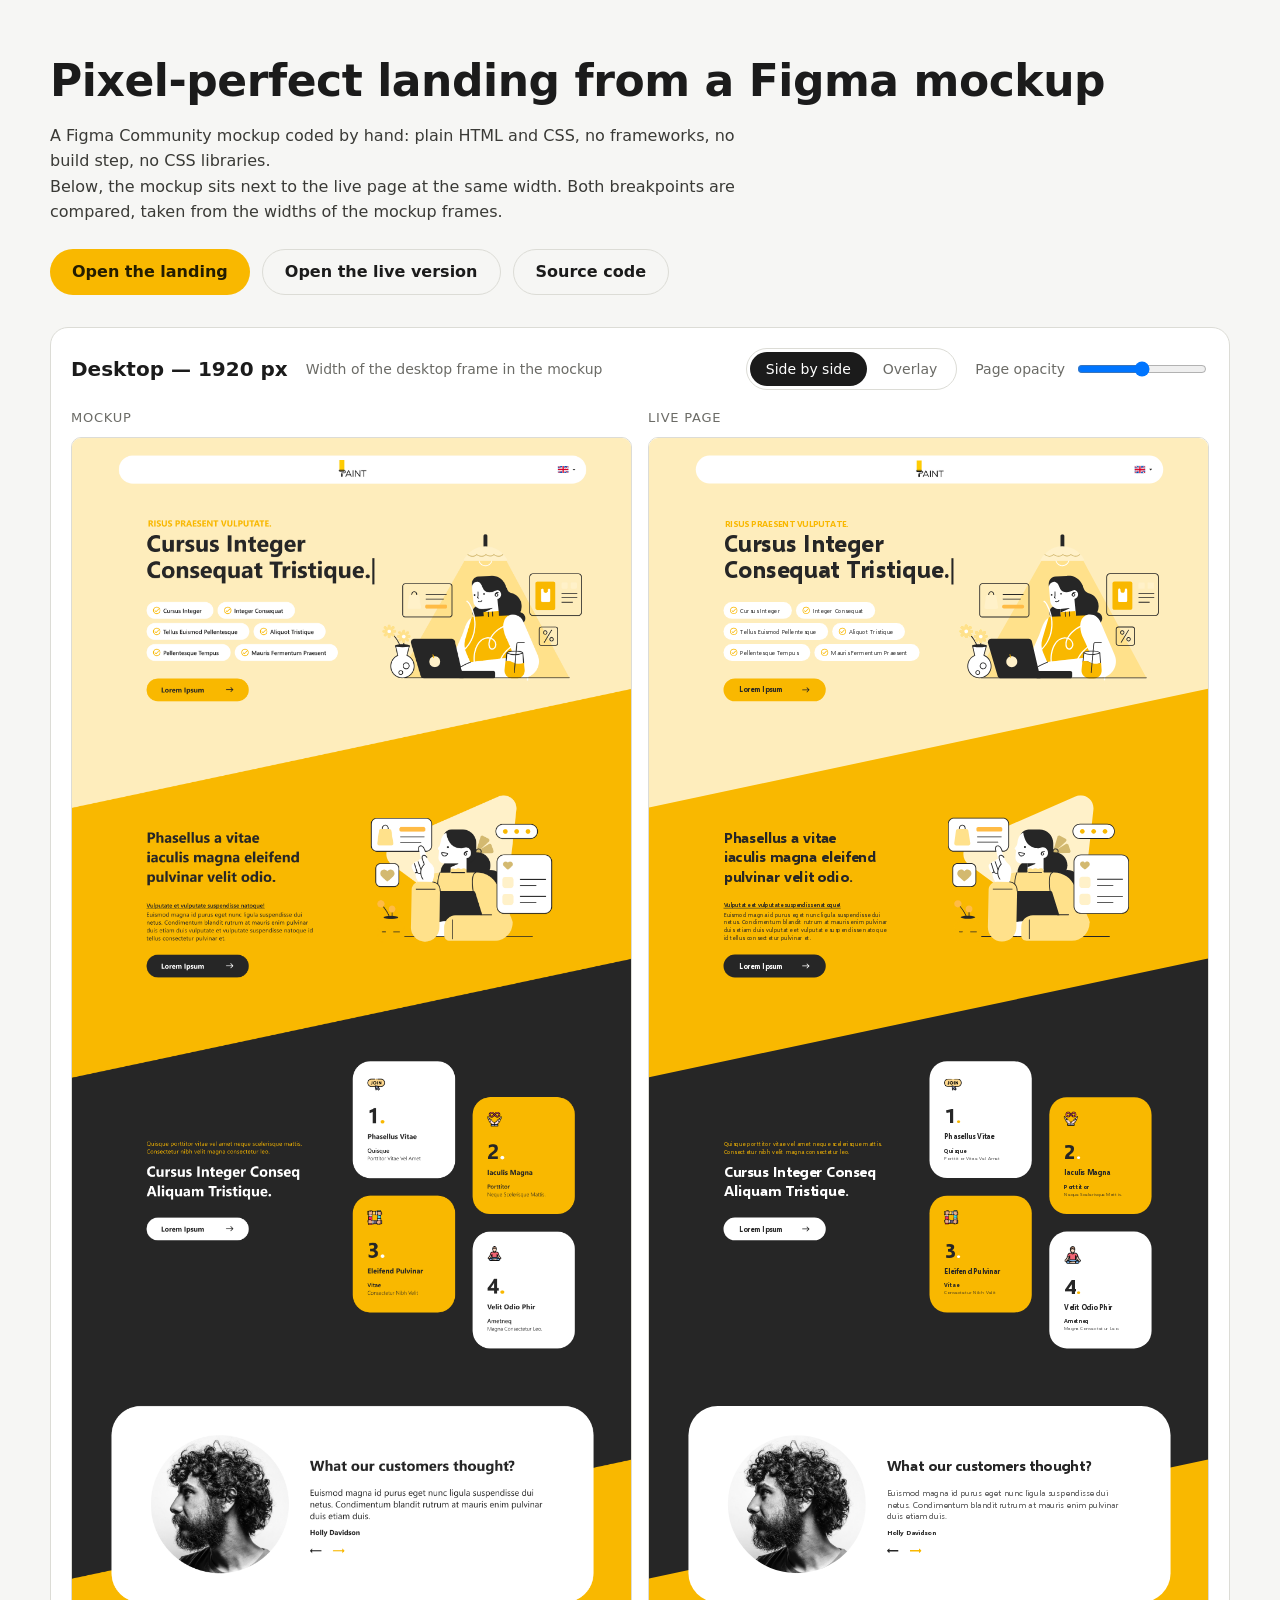
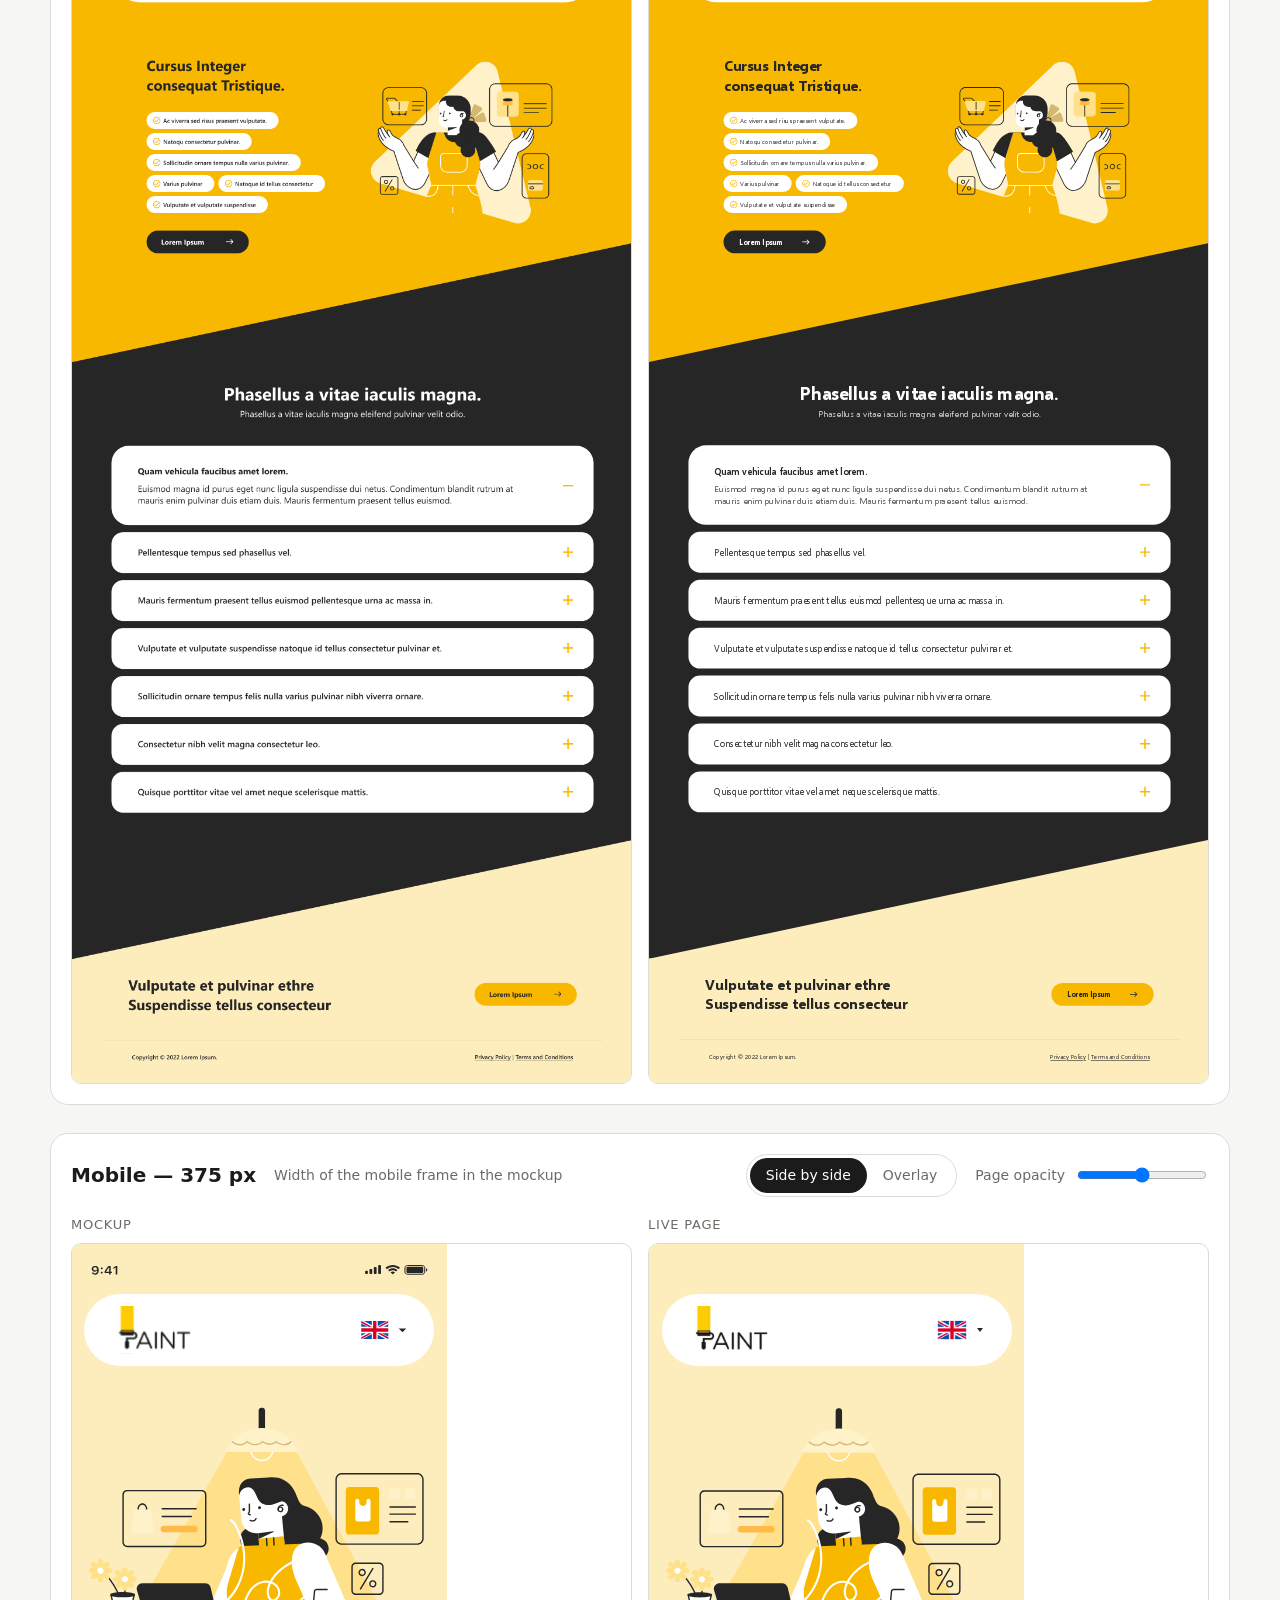
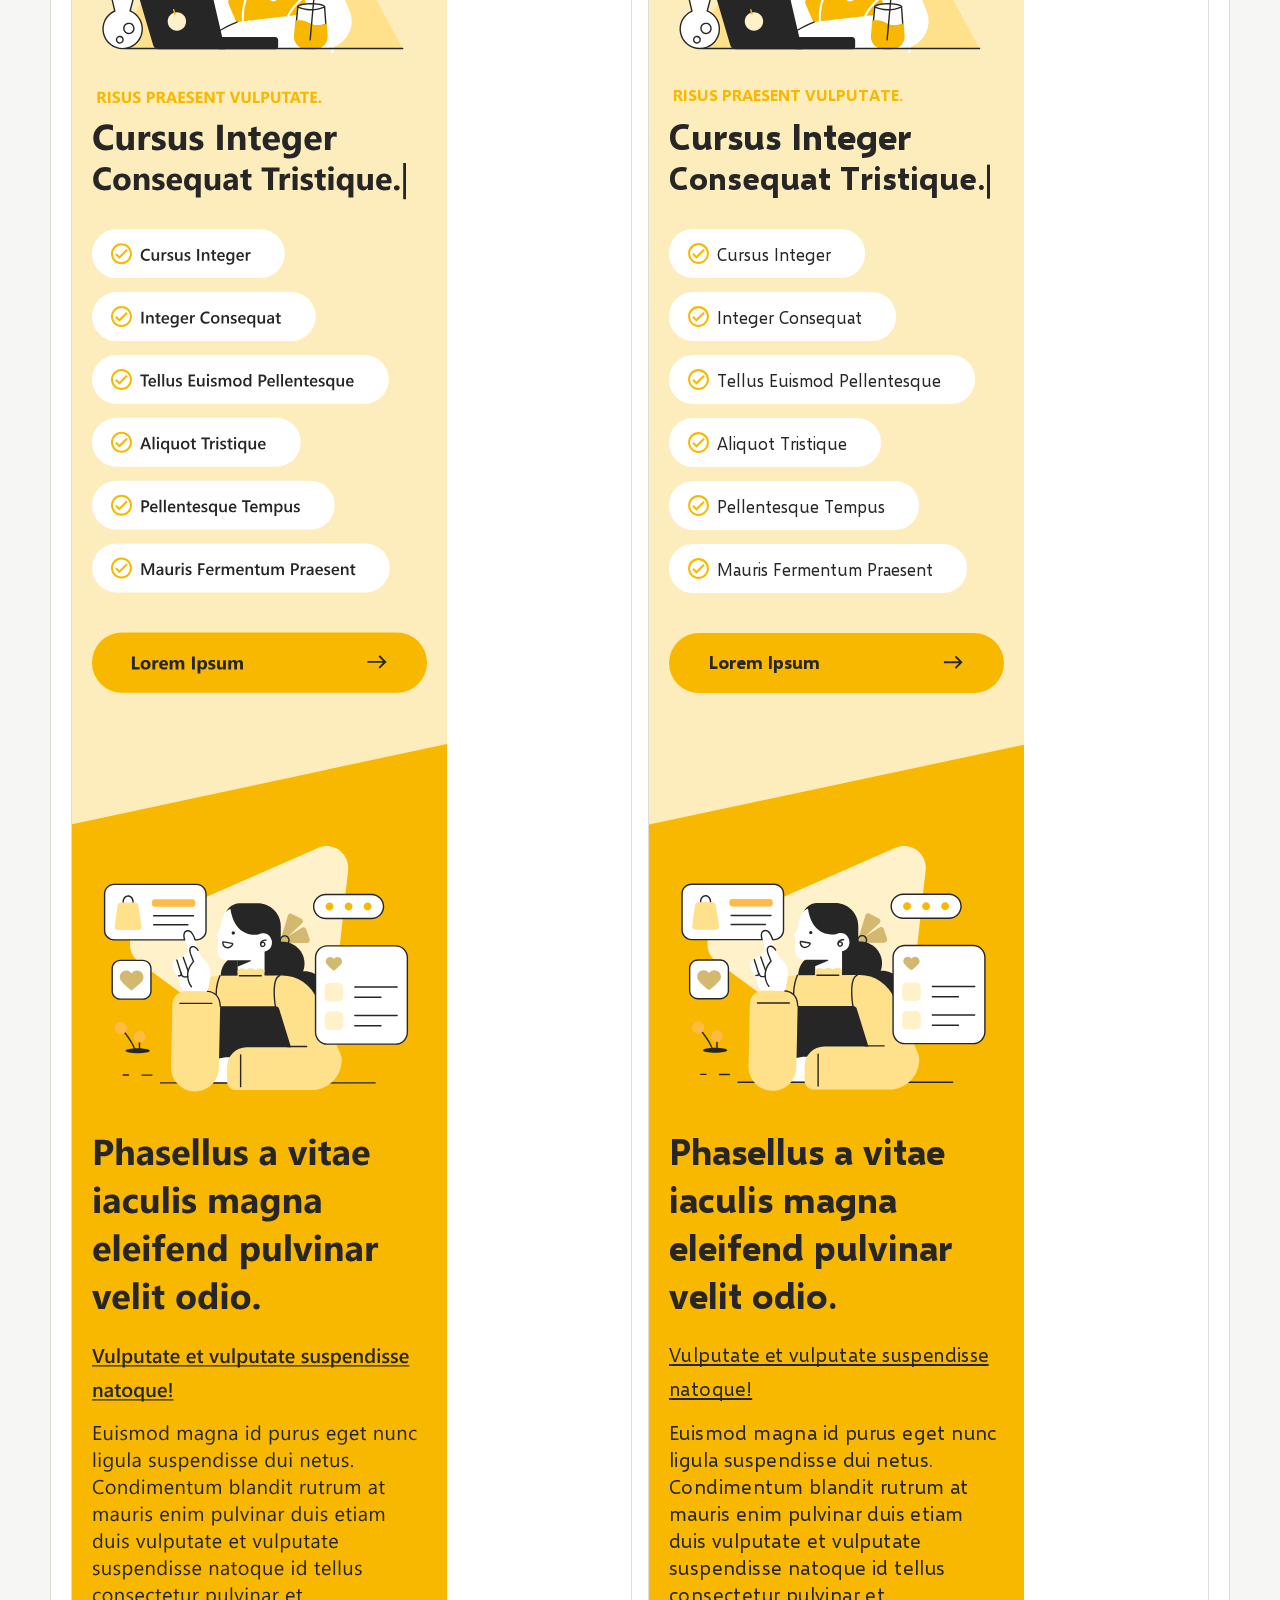
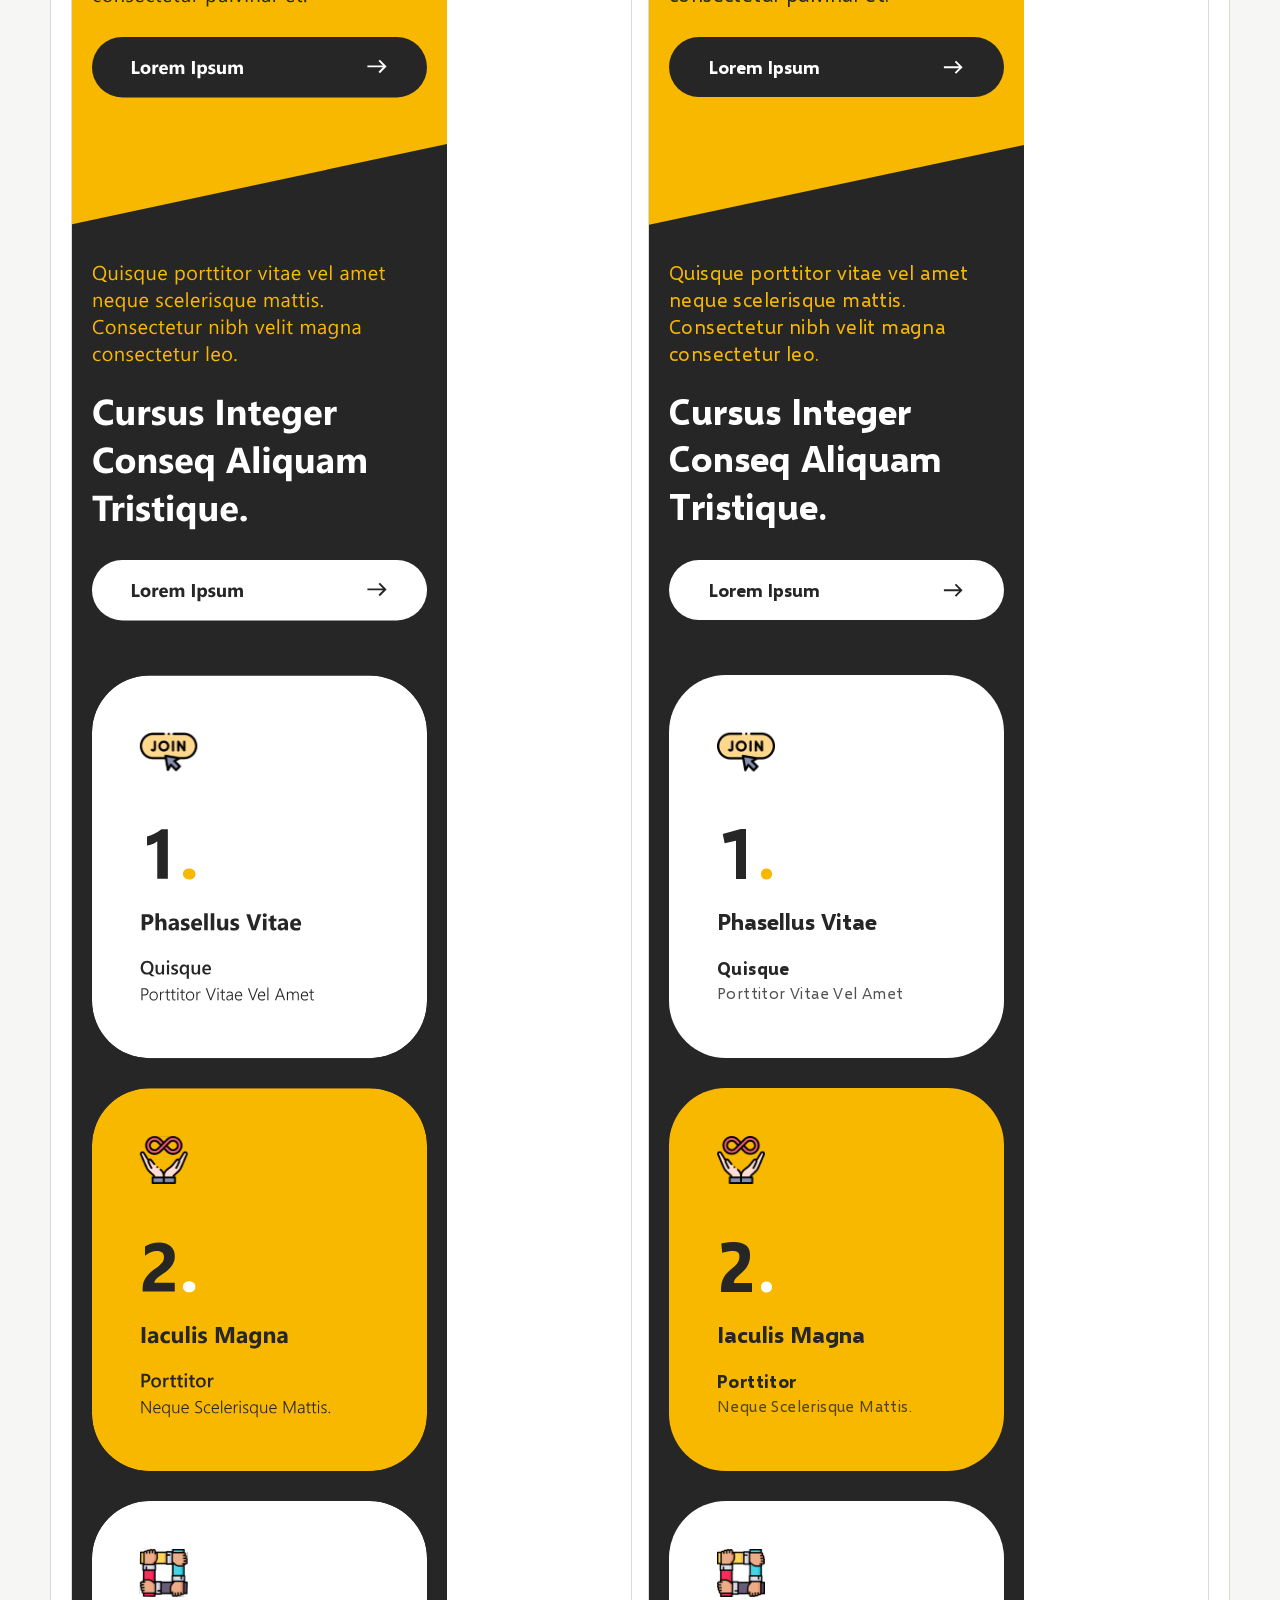
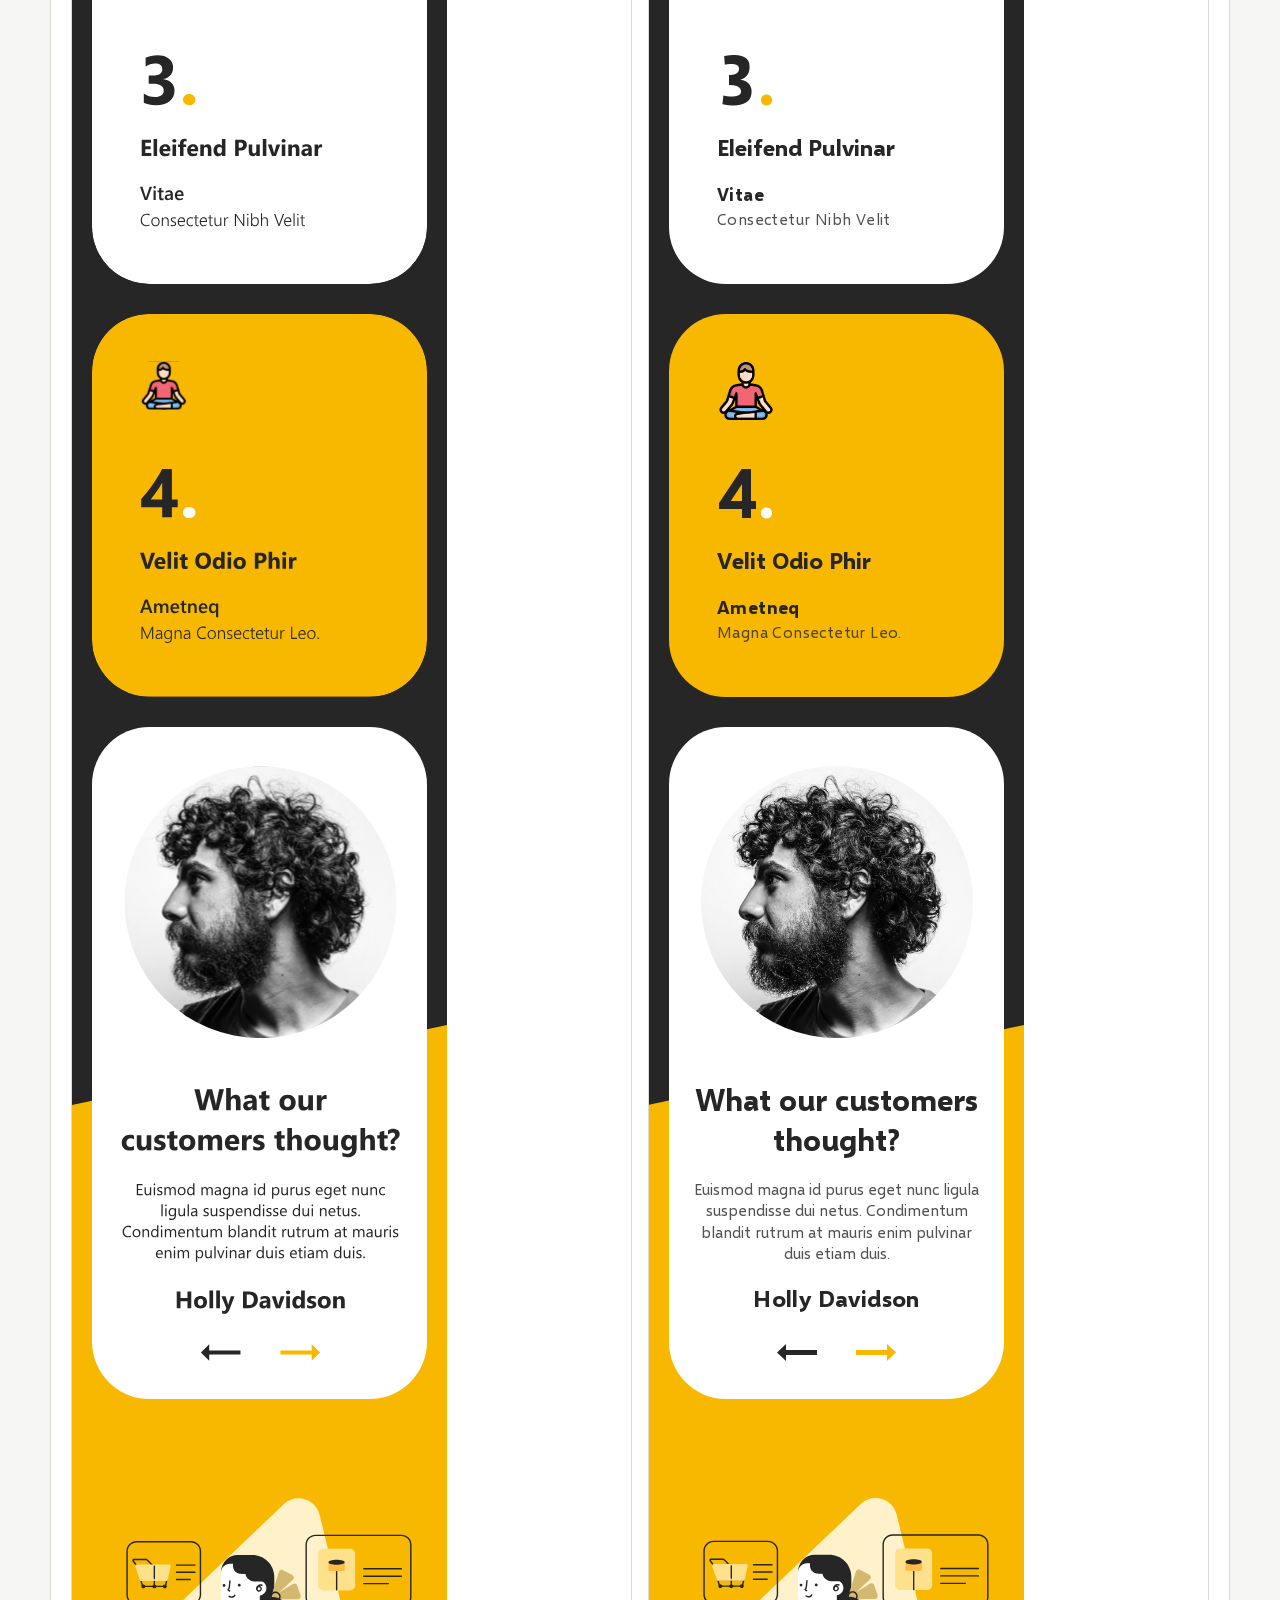
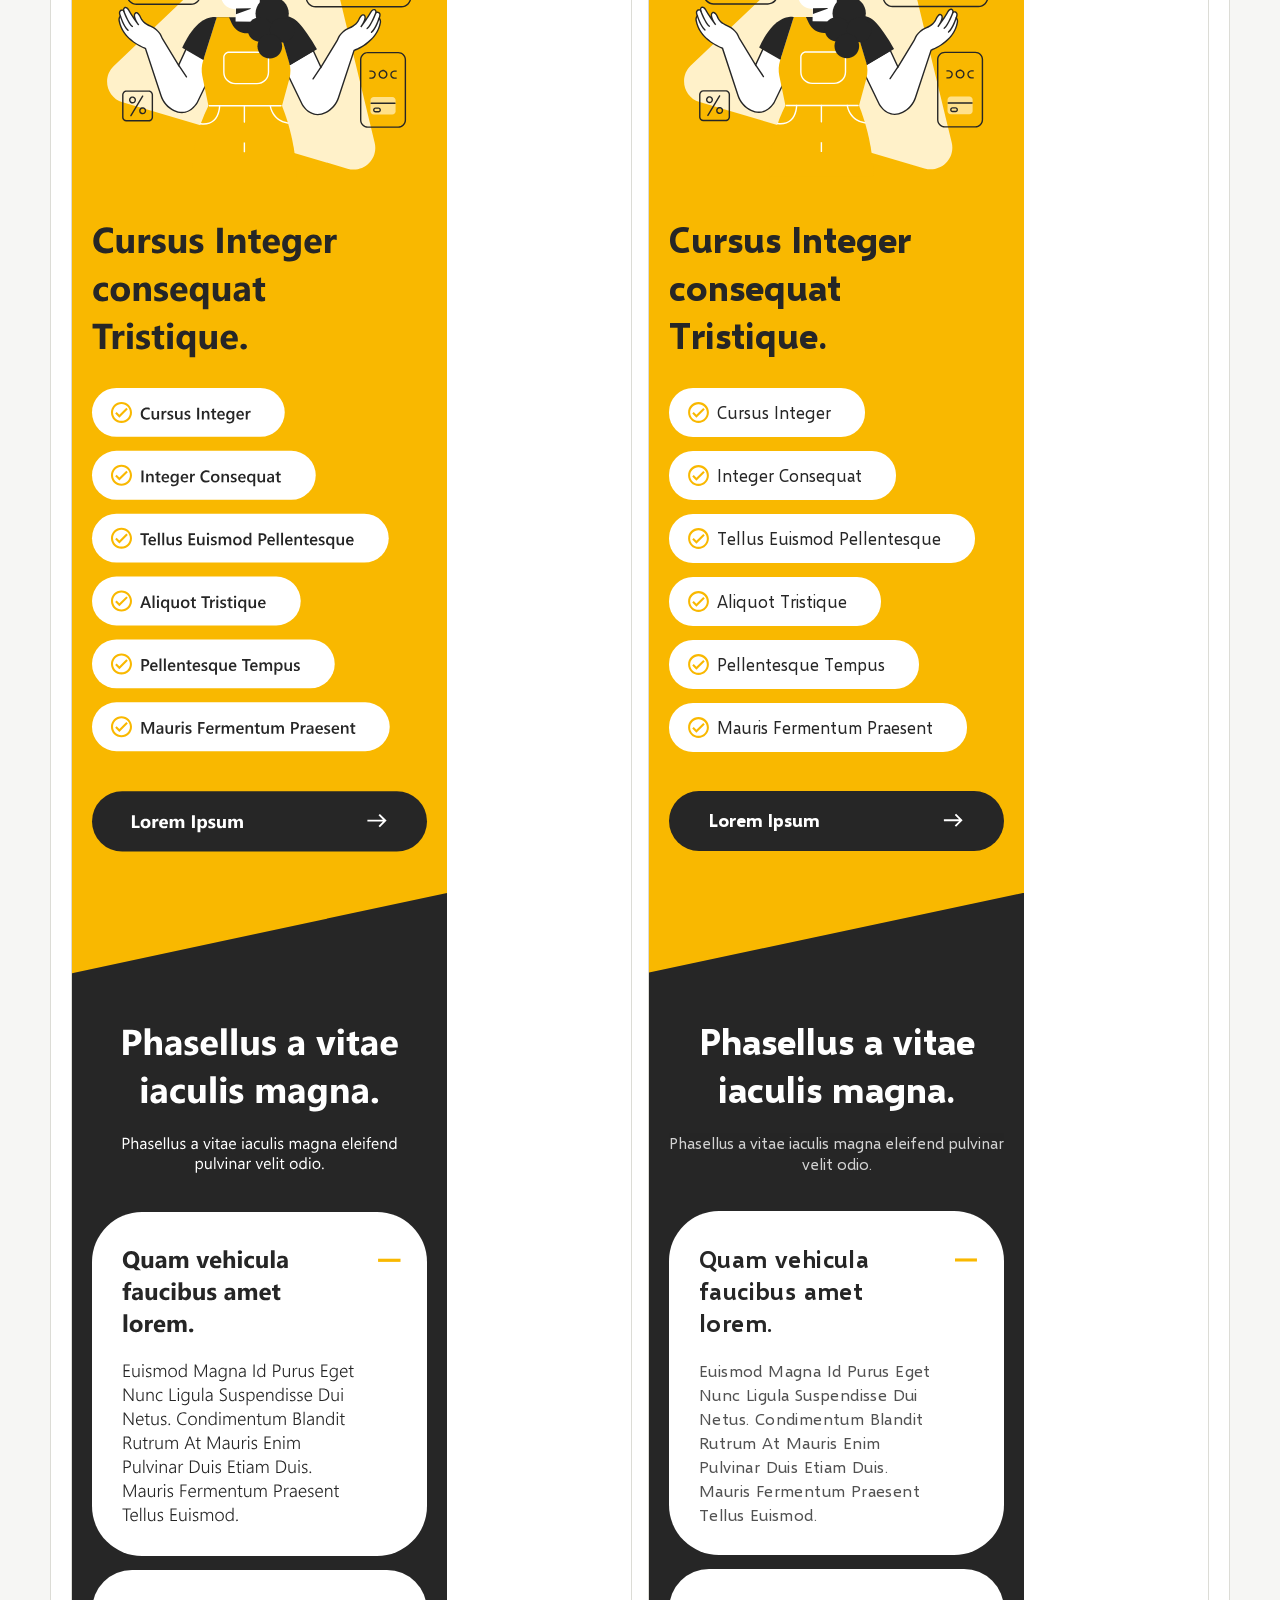
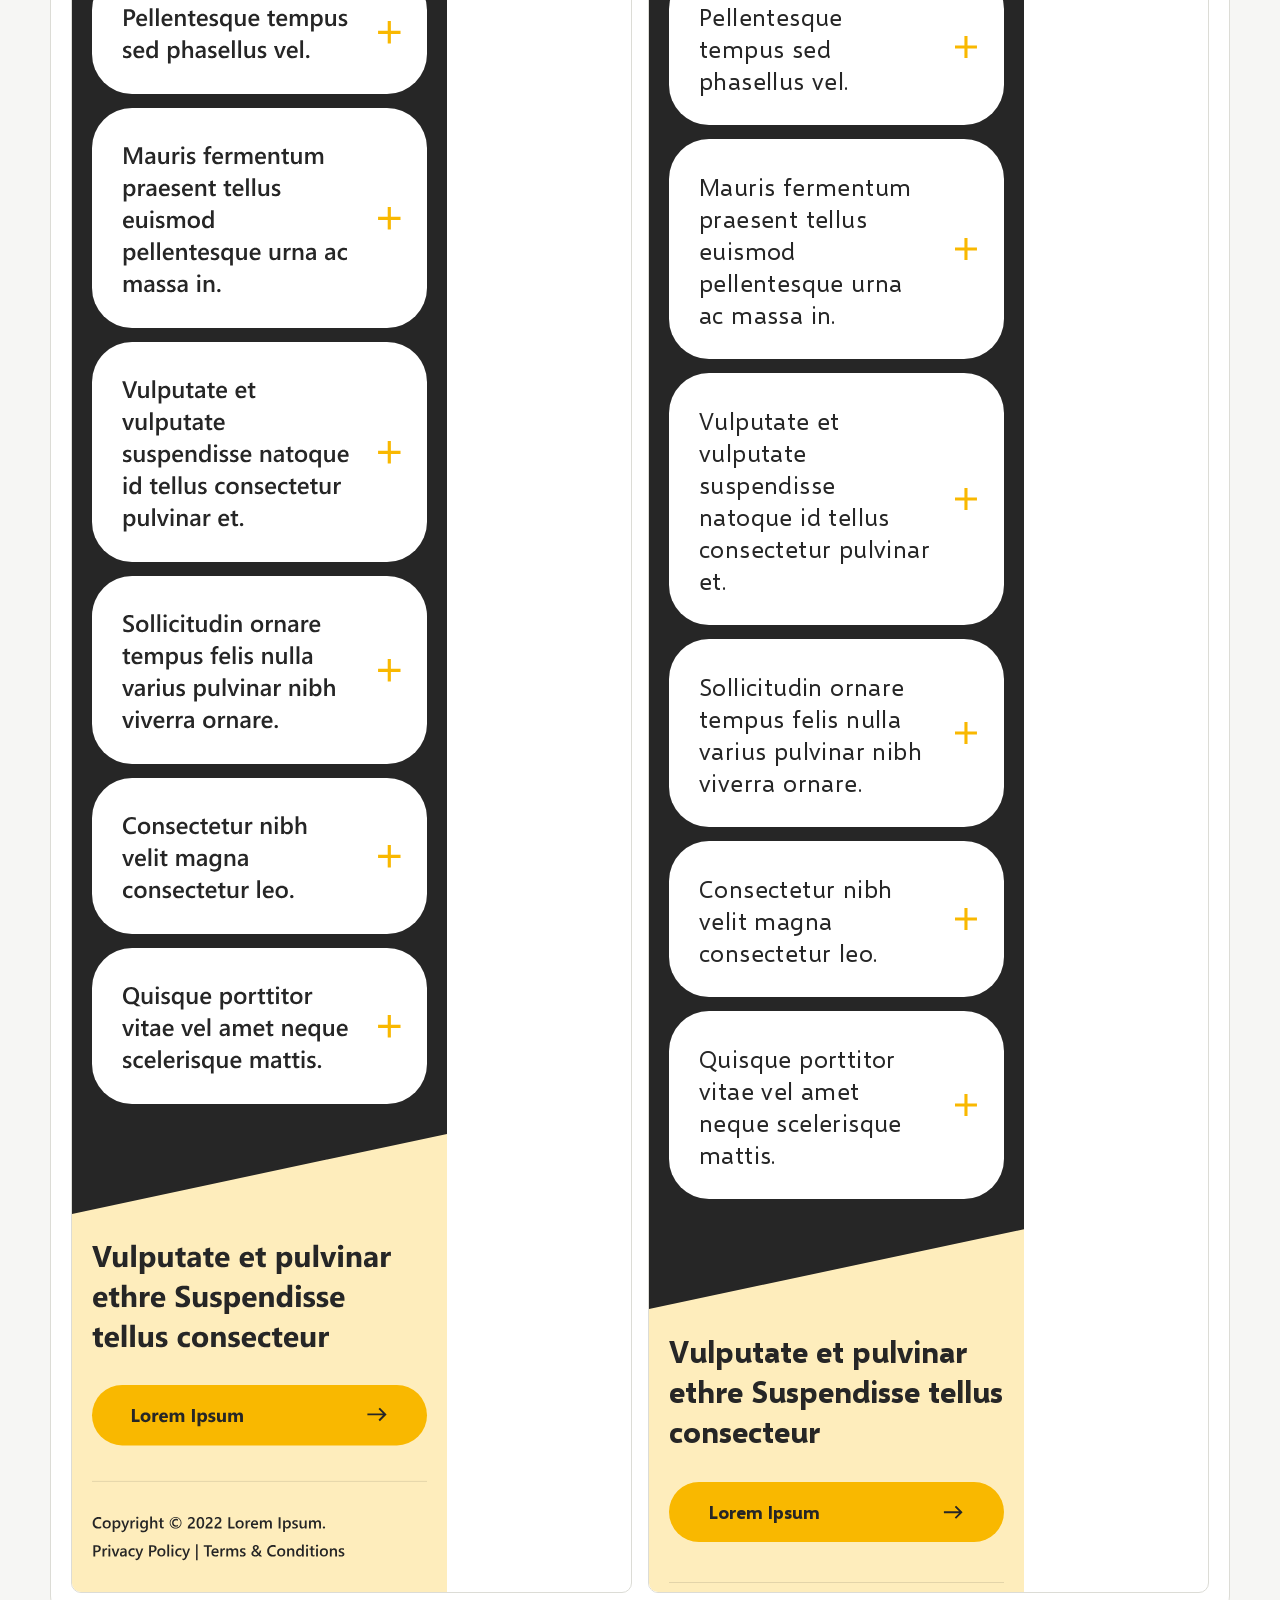
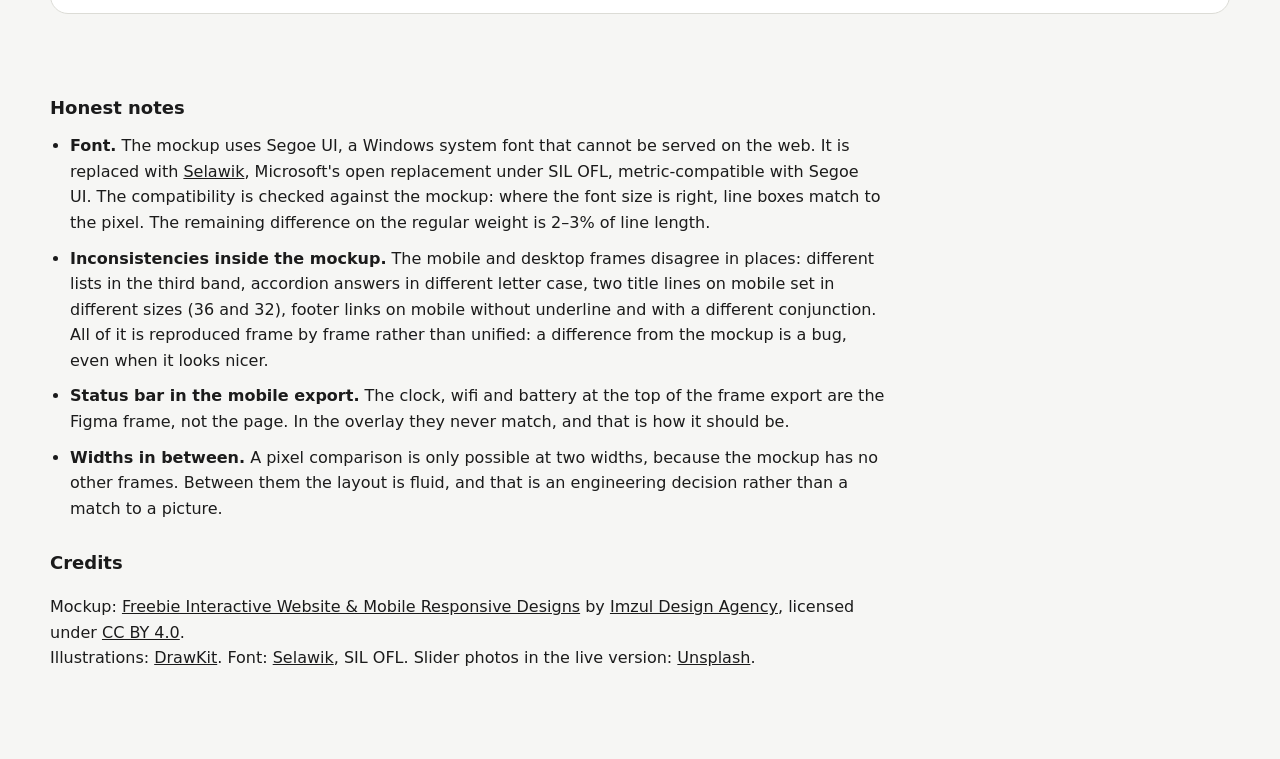
<file: index.html>
<!doctype html>
<html lang="en">
<head>
<meta charset="utf-8">
<meta name="viewport" content="width=device-width, initial-scale=1">
<title>Pixel-perfect landing from a Figma mockup</title>
<meta name="description" content="Demo: a responsive landing page built from a Figma Community mockup. The mockup and the live page side by side at the same width.">
<link rel="stylesheet" href="demo/demo.css">
</head>
<body>

<header class="top">
  <h1>Pixel-perfect landing from a Figma mockup</h1>
  <p class="top__lead">
    A Figma Community mockup coded by hand: plain HTML and CSS, no frameworks,
    no build step, no CSS libraries.<br>
    Below, the mockup sits next to the live page at the same width. Both
    breakpoints are compared, taken from the widths of the mockup frames.
  </p>
  <p class="top__links">
    <a class="btn" href="landing/index.html">Open the landing</a>
    <a class="btn btn--ghost" href="live/index.html">Open the live version</a>
    <a class="btn btn--ghost" href="https://github.com/skanbl4/pixel-perfect-landing">Source code</a>
  </p>
</header>

<main>

  <section class="cmp" data-w="1920" data-h="7690">
    <div class="cmp__head">
      <h2>Desktop — 1920&nbsp;px</h2>
      <p class="cmp__note">Width of the desktop frame in the mockup</p>
      <div class="switch" role="group" aria-label="Comparison mode">
        <button type="button" class="switch__btn is-on" data-mode="side">Side by side</button>
        <button type="button" class="switch__btn" data-mode="over">Overlay</button>
      </div>
      <label class="fade" hidden>
        Page opacity
        <input type="range" min="0" max="100" value="50">
      </label>
    </div>
    <div class="cmp__body" data-mode="side">
      <figure class="pane">
        <figcaption>Mockup</figcaption>
        <div class="scaler"><img src="assets/reference/desktop-1920.png" width="1920" height="7690" alt="Mockup export, desktop frame"></div>
      </figure>
      <figure class="pane">
        <figcaption>Live page</figcaption>
        <div class="scaler"><iframe src="landing/index.html" scrolling="no" width="1920" height="7690" loading="lazy" title="Live page, 1920 px"></iframe></div>
      </figure>
    </div>
  </section>

  <section class="cmp" data-w="375" data-h="8350">
    <div class="cmp__head">
      <h2>Mobile — 375&nbsp;px</h2>
      <p class="cmp__note">Width of the mobile frame in the mockup</p>
      <div class="switch" role="group" aria-label="Comparison mode">
        <button type="button" class="switch__btn is-on" data-mode="side">Side by side</button>
        <button type="button" class="switch__btn" data-mode="over">Overlay</button>
      </div>
      <label class="fade" hidden>
        Page opacity
        <input type="range" min="0" max="100" value="50">
      </label>
    </div>
    <div class="cmp__body" data-mode="side">
      <figure class="pane">
        <figcaption>Mockup</figcaption>
        <div class="scaler"><img src="assets/reference/mobile-375.png" width="375" height="8350" alt="Mockup export, mobile frame"></div>
      </figure>
      <figure class="pane">
        <figcaption>Live page</figcaption>
        <div class="scaler"><iframe src="landing/index.html" scrolling="no" width="375" height="8350" loading="lazy" title="Live page, 375 px"></iframe></div>
      </figure>
    </div>
  </section>

</main>

<footer class="bottom">
  <h2>Honest notes</h2>
  <ul>
    <li><b>Font.</b> The mockup uses Segoe UI, a Windows system font that cannot be
      served on the web. It is replaced with <a href="https://github.com/microsoft/Selawik">Selawik</a>,
      Microsoft's open replacement under SIL OFL, metric-compatible with Segoe UI.
      The compatibility is checked against the mockup: where the font size is right,
      line boxes match to the pixel. The remaining difference on the regular weight
      is 2–3% of line length.</li>
    <li><b>Inconsistencies inside the mockup.</b> The mobile and desktop frames
      disagree in places: different lists in the third band, accordion answers
      in different letter case, two title lines on mobile set in different sizes
      (36 and 32), footer links on mobile without underline and with a different
      conjunction. All of it is reproduced frame by frame rather than unified:
      a difference from the mockup is a bug, even when it looks nicer.</li>
    <li><b>Status bar in the mobile export.</b> The clock, wifi and battery at the
      top of the frame export are the Figma frame, not the page. In the overlay
      they never match, and that is how it should be.</li>
    <li><b>Widths in between.</b> A pixel comparison is only possible at two widths,
      because the mockup has no other frames. Between them the layout is fluid,
      and that is an engineering decision rather than a match to a picture.</li>
  </ul>

  <h2>Credits</h2>
  <p>
    Mockup: <a href="https://www.figma.com/community/file/1198413387972983198/freebie-interactive-website-mobile-responsive-designs">Freebie
    Interactive Website &amp; Mobile Responsive Designs</a>
    by <a href="https://www.figma.com/@imzul">Imzul Design Agency</a>, licensed under
    <a href="https://creativecommons.org/licenses/by/4.0/">CC BY 4.0</a>.<br>
    Illustrations: <a href="https://www.drawkit.com/">DrawKit</a>.
    Font: <a href="https://github.com/microsoft/Selawik">Selawik</a>, SIL OFL.
    Slider photos in the live version: <a href="https://unsplash.com/license">Unsplash</a>.
  </p>
</footer>

<script src="demo/demo.js"></script>
</body>
</html>
</file>
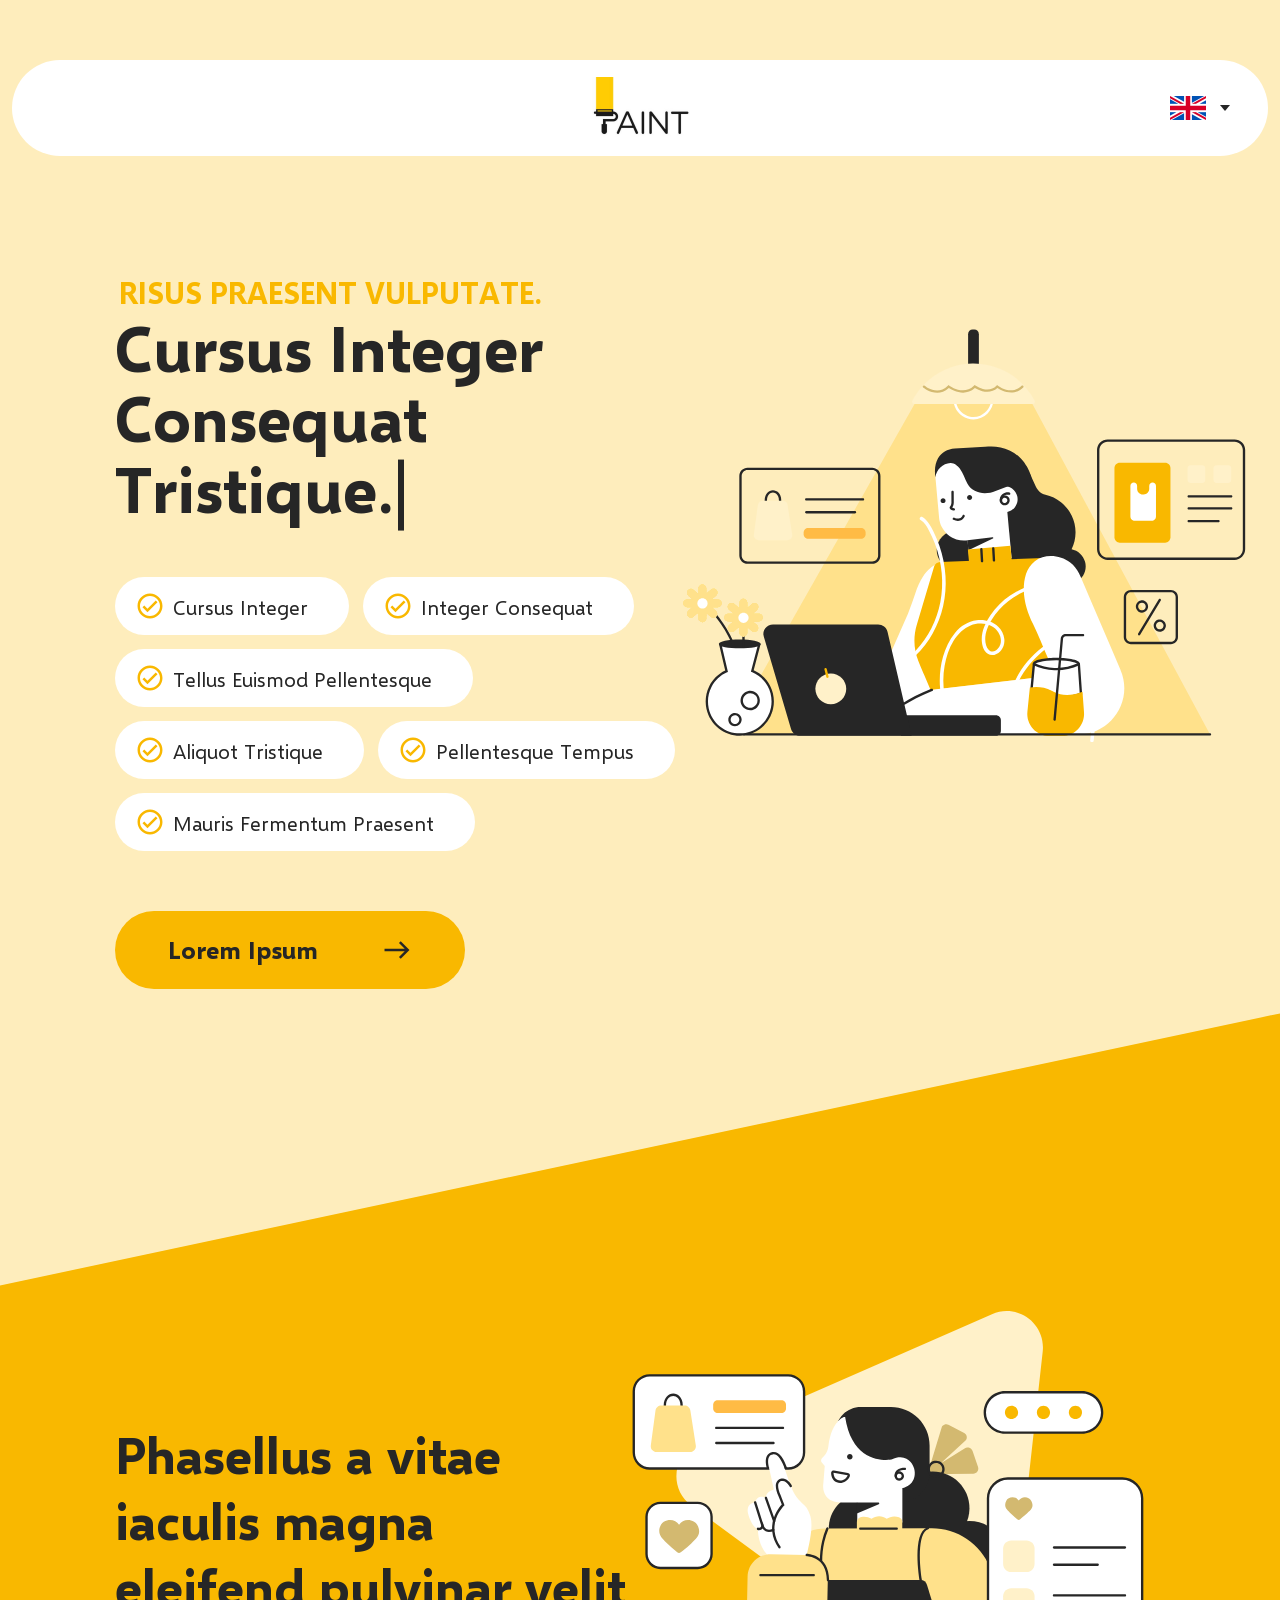
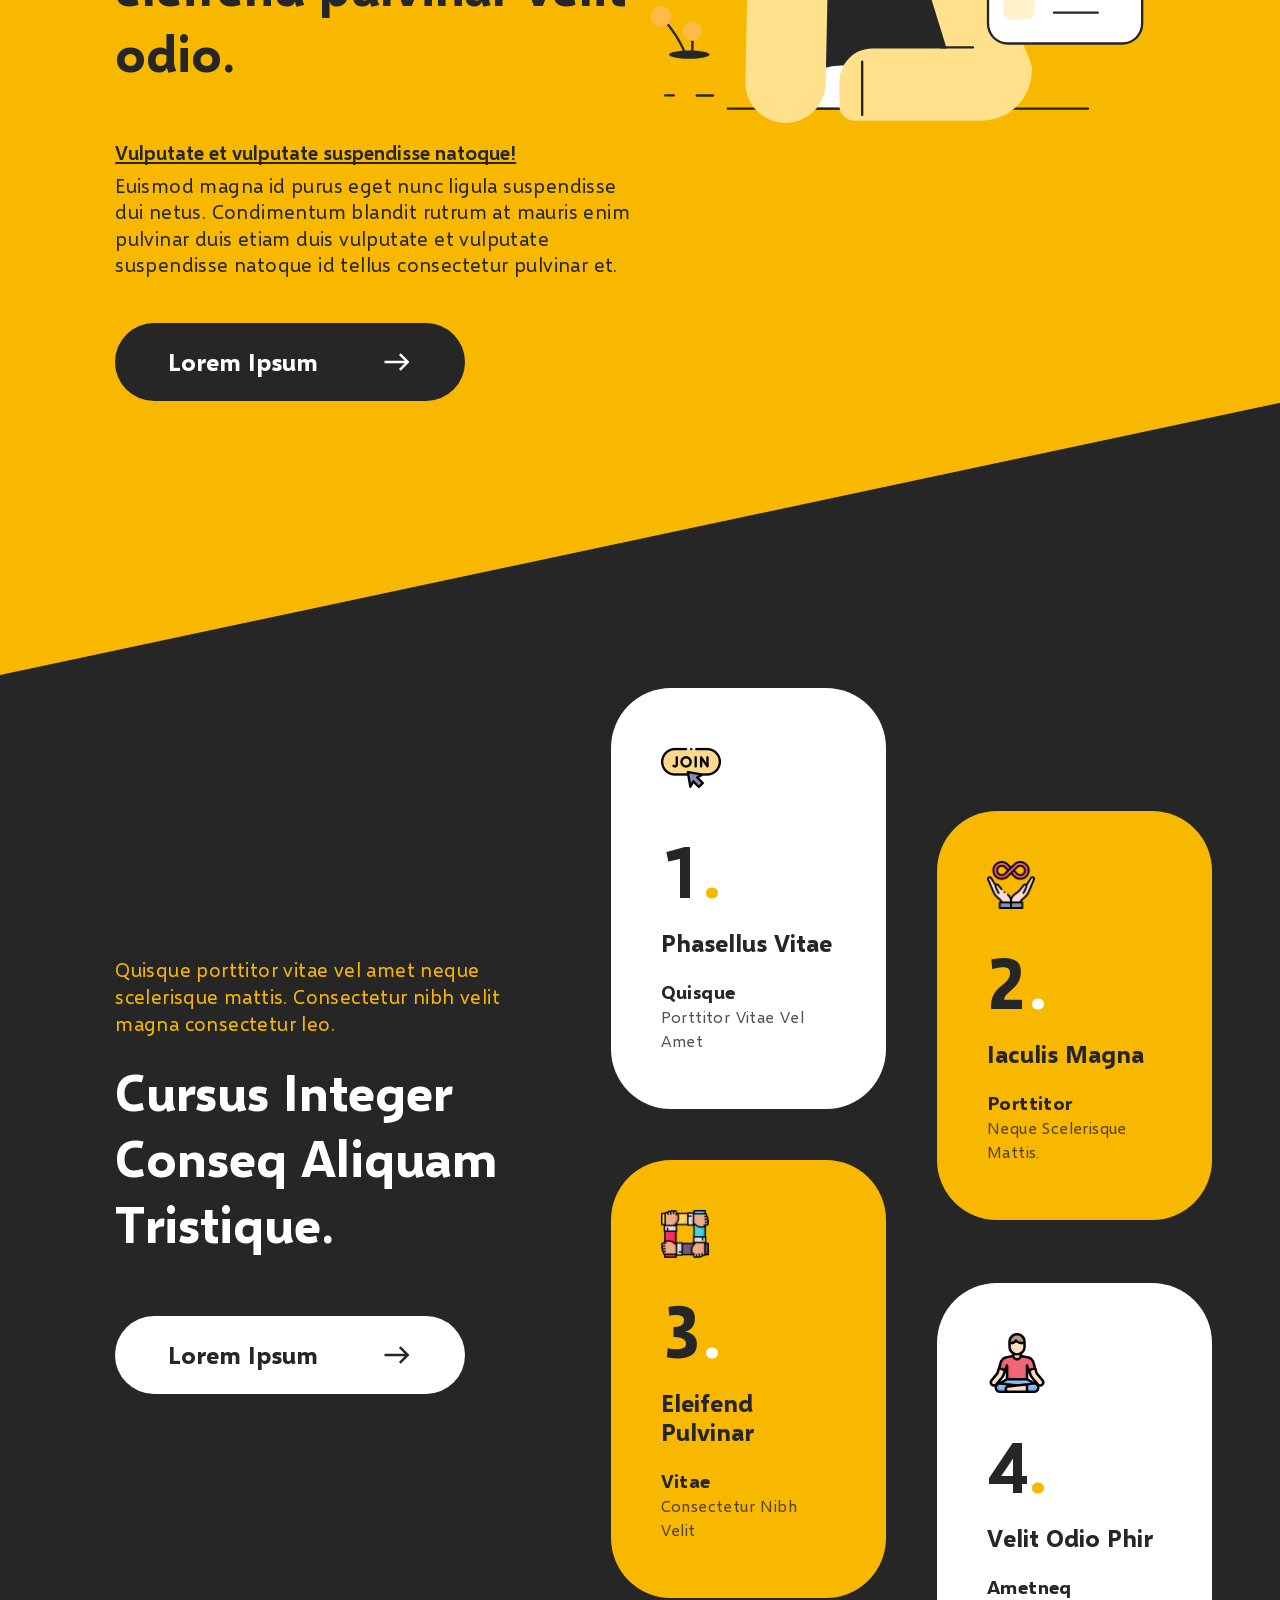
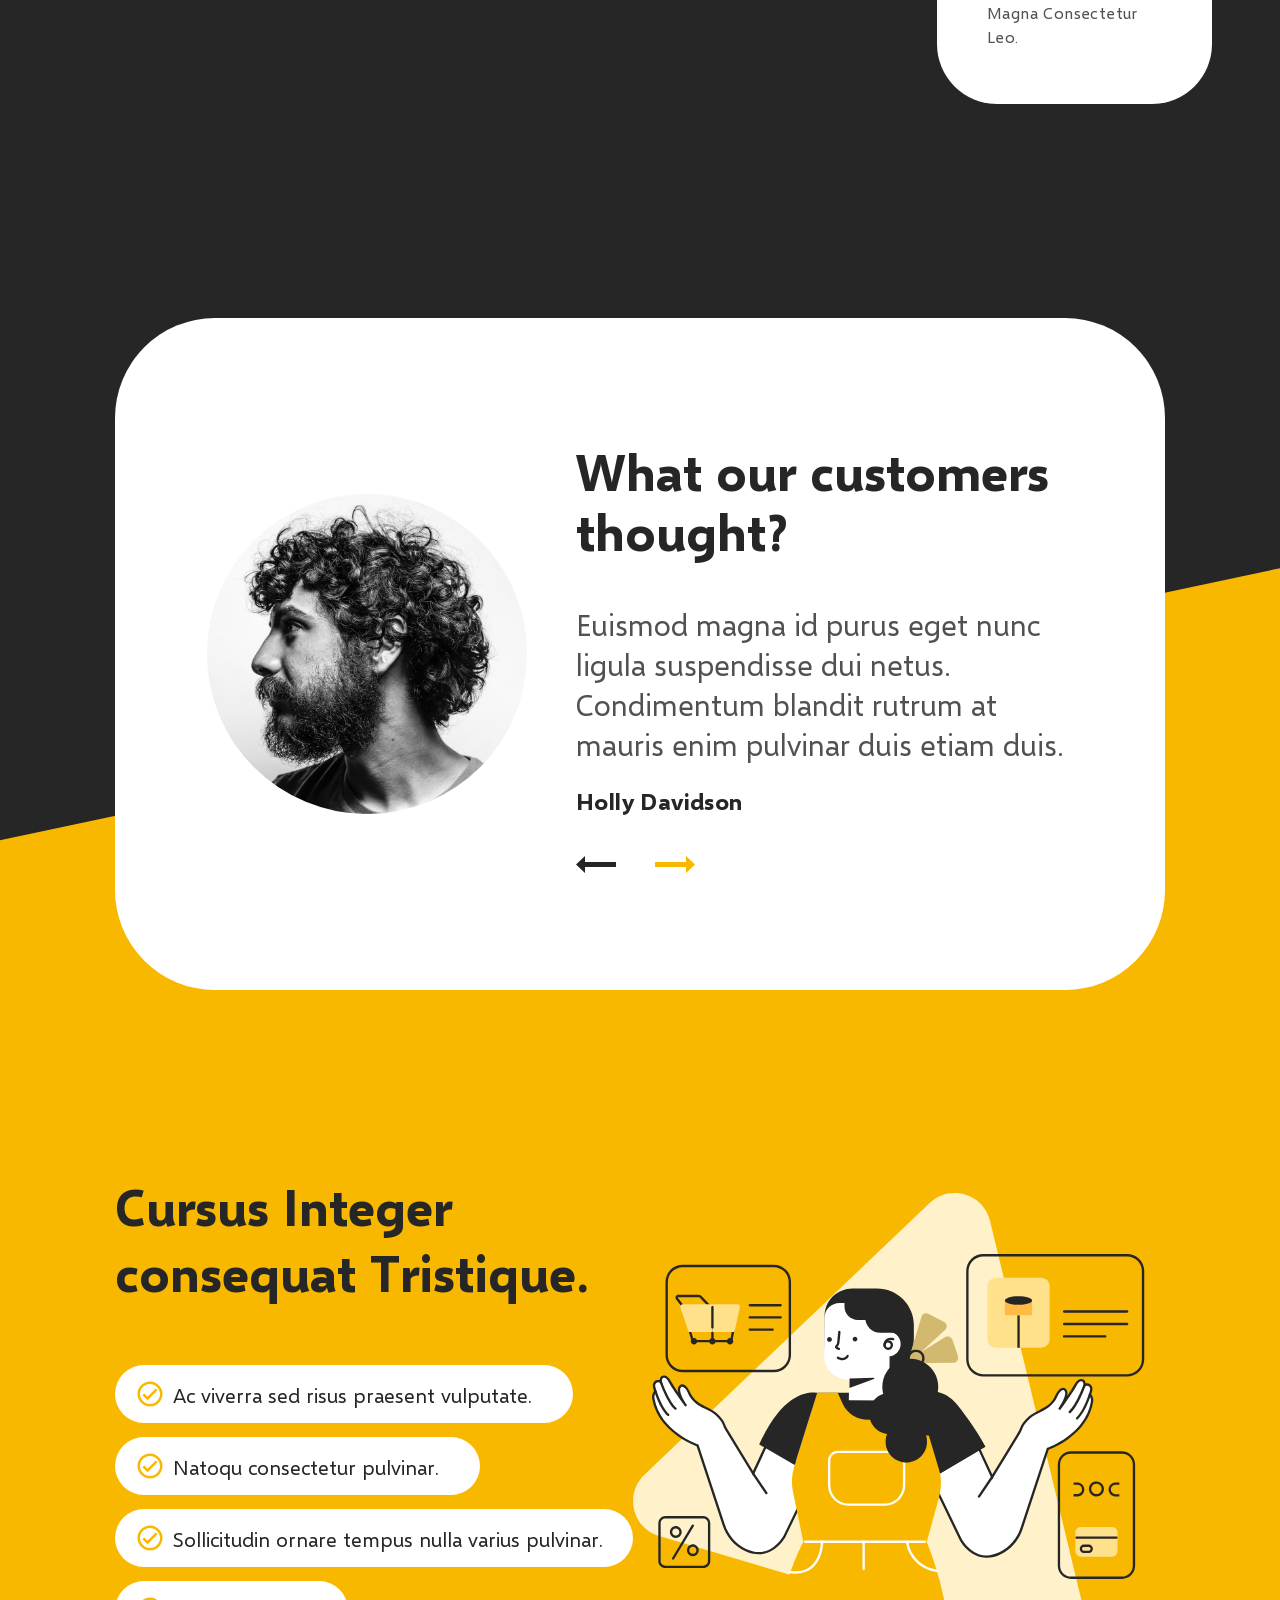
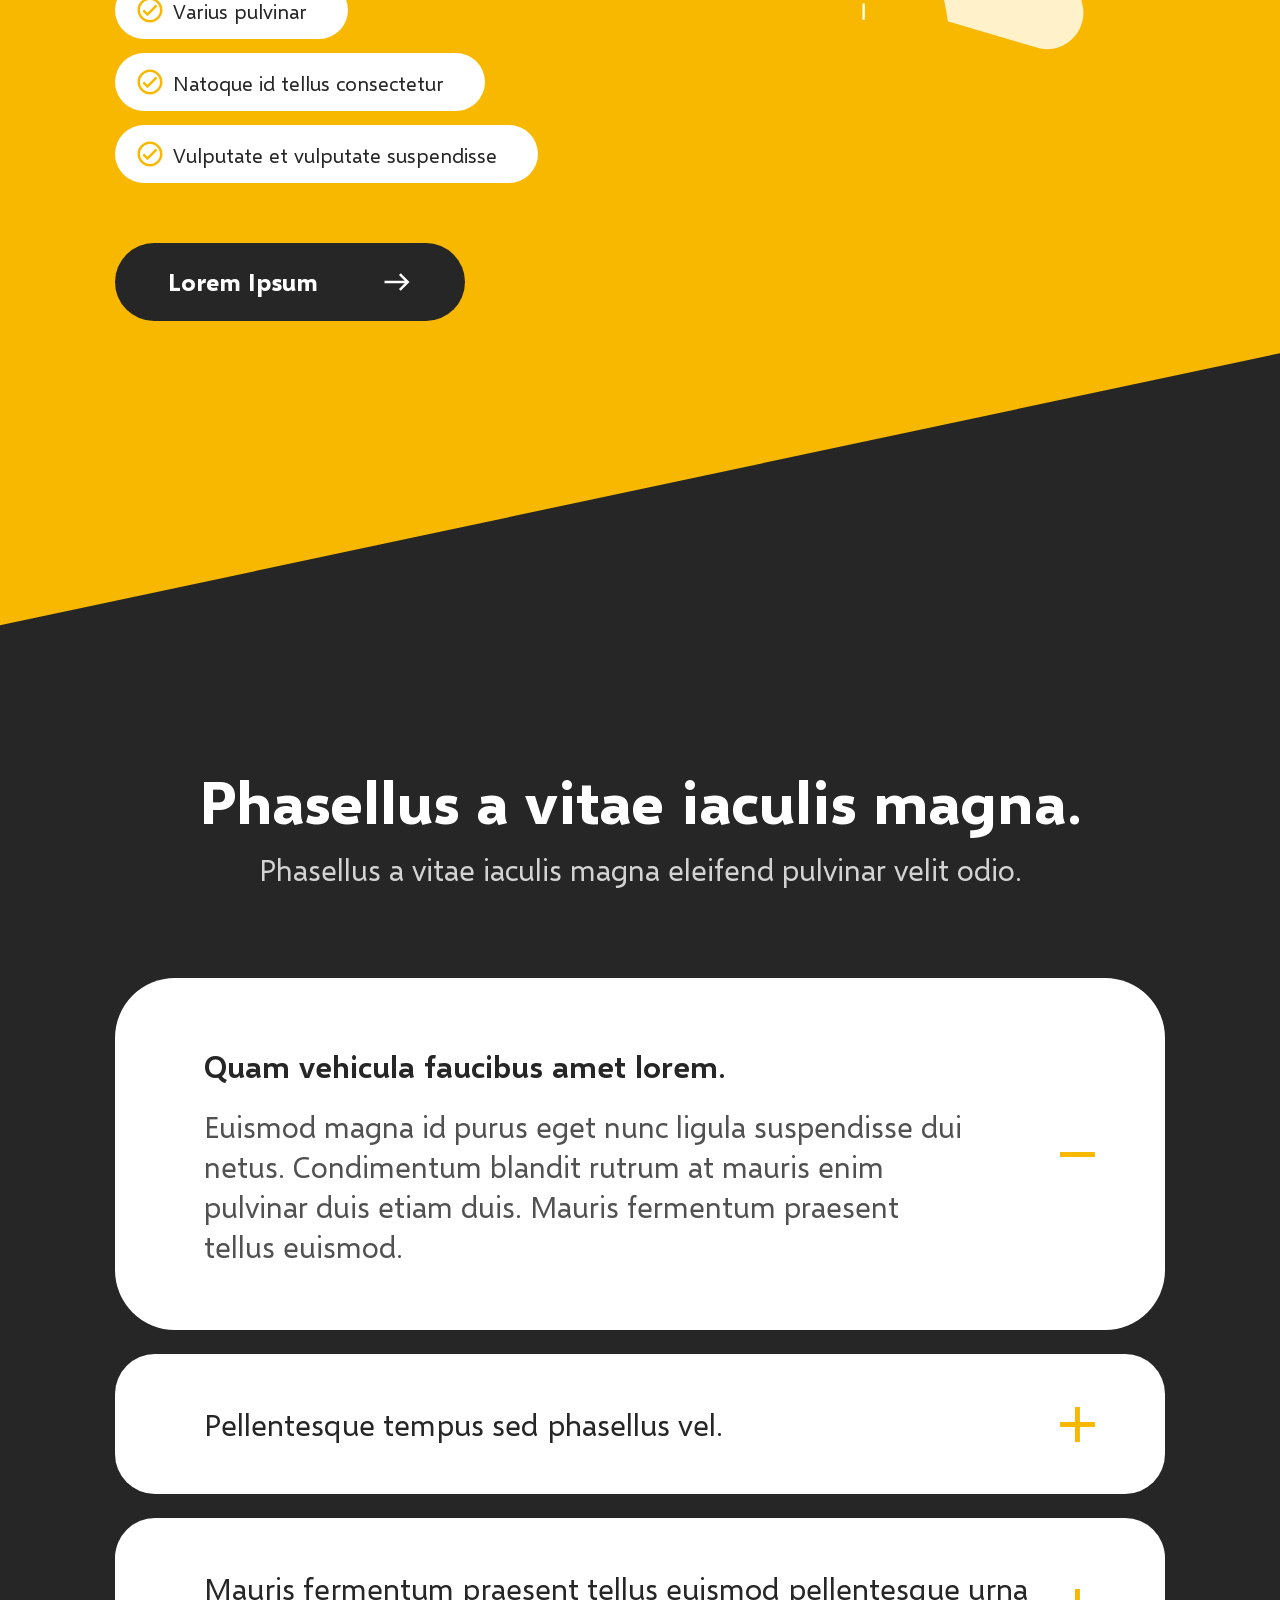
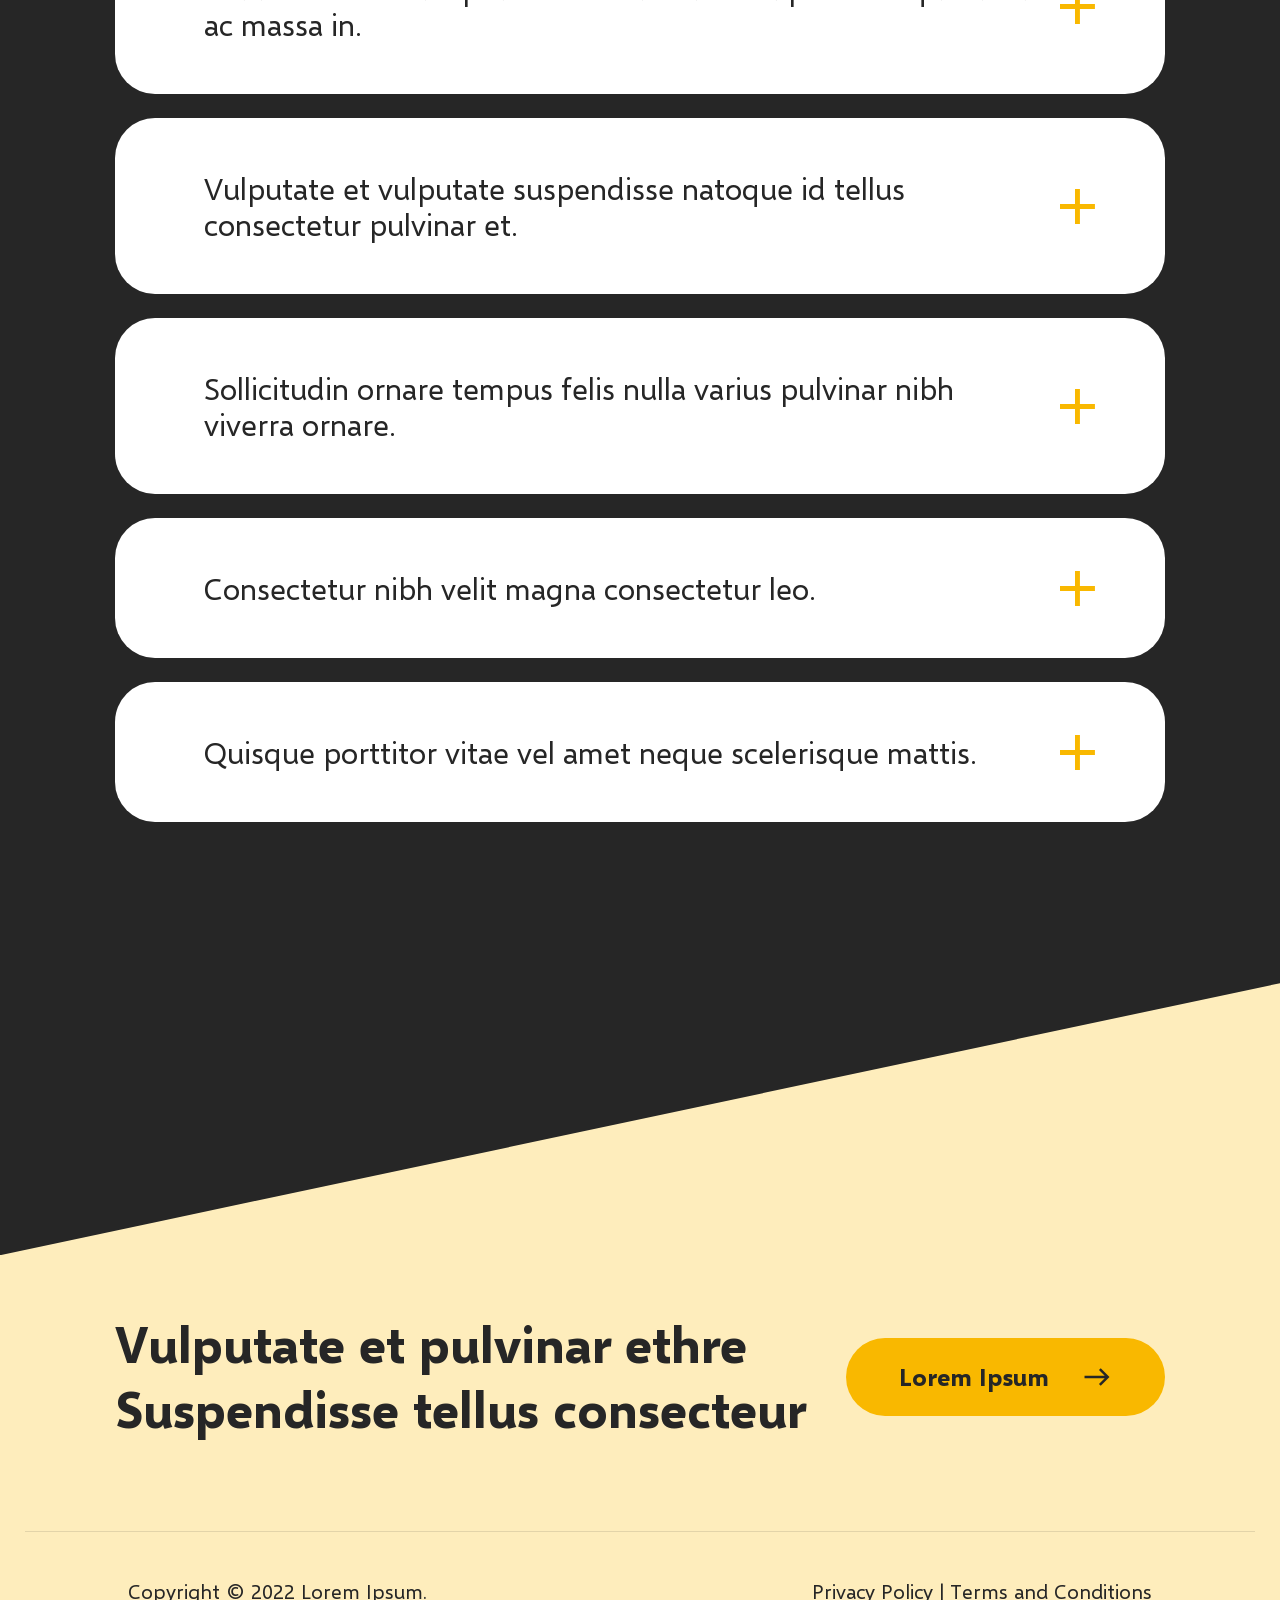
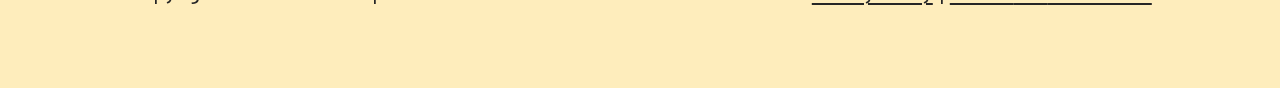
<file: landing/index.html>
<!doctype html>
<html lang="en">
<head>
<meta charset="utf-8">
<meta name="viewport" content="width=device-width, initial-scale=1">
<title>Paint — Cursus Integer Consequat Tristique</title>
<meta name="description" content="Pixel-perfect responsive landing page built from a Figma Community mockup.">
<link rel="icon" href="data:,">

<link rel="preload" href="fonts/selawik-regular.woff2" as="font" type="font/woff2" crossorigin>
<link rel="preload" href="fonts/selawik-semibold.woff2" as="font" type="font/woff2" crossorigin>
<link rel="preload" href="fonts/selawik-bold.woff2" as="font" type="font/woff2" crossorigin>
<link rel="stylesheet" href="css/tokens.css">
<link rel="stylesheet" href="css/base.css">
<link rel="stylesheet" href="css/layout.css">
</head>
<body>

<svg class="sprite" aria-hidden="true" focusable="false">
  <symbol id="i-check" viewBox="0 0 30 30">
    <path d="M15 2.51953C8.08594 2.51953 2.51953 8.08594 2.51953 15C2.51953 21.9141 8.08594 27.4805 15 27.4805C21.9141 27.4805 27.4805 21.9141 27.4805 15C27.4805 8.08594 21.9141 2.51953 15 2.51953ZM15 25.0195C9.49219 25.0195 4.98047 20.5078 4.98047 15C4.98047 9.49219 9.49219 4.98047 15 4.98047C20.5078 4.98047 25.0195 9.49219 25.0195 15C25.0195 20.5078 20.5078 25.0195 15 25.0195ZM20.7422 9.49219L12.4805 17.6953L9.25781 14.4727L7.5 16.2305L12.4805 21.2695L22.5 11.2695L20.7422 9.49219Z"/>
  </symbol>
  <symbol id="i-arrow" viewBox="0 0 30 30">
    <path d="M18.75 6.26953L16.9922 8.02734L22.7344 13.7695H2.51953V16.2305H22.7344L16.9922 21.9727L18.75 23.7305L27.4805 15L18.75 6.26953Z"/>
  </symbol>

  <symbol id="i-arrow-solid" viewBox="0 0 40 17">
    <path d="M0 6H31V0L40 8.5L31 17V11H0Z"/>
  </symbol>
  <symbol id="i-plus" viewBox="0 0 35 35">
    <path d="M34.922 19.922h-15v15H15v-15H0V15h15V0h4.922v15h15v4.922Z"/>
  </symbol>
  <symbol id="i-minus" viewBox="0 0 35 35">
    <path d="M34.922 19.922H0V15h34.922v4.922Z"/>
  </symbol>
</svg>

<div class="page">

  <header class="header">
    <div class="header__bar">
      <a class="header__logo" href="#">
        <img src="../assets/img/header-logo.png" alt="Paint" width="127" height="63">
      </a>
      <button class="lang" type="button" aria-label="Language: English">
        <img class="lang__flag" src="../assets/img/header-flag.png" alt="" width="40" height="26">
        <span class="lang__caret" aria-hidden="true"></span>
      </button>
    </div>
  </header>

  <section class="hero">
    <div class="hero__inner">
      <div class="hero__text">
        <p class="eyebrow">Risus praesent vulputate.</p>
        <h1 class="hero__title"><span class="hero__title-lead">Cursus Integer</span> Consequat Tristique.<span class="caret" aria-hidden="true"></span></h1>
        <ul class="pills" role="list">
          <li class="pill"><svg class="pill__icon" aria-hidden="true"><use href="#i-check"/></svg><span class="pill__text">Cursus Integer</span></li>
          <li class="pill"><svg class="pill__icon" aria-hidden="true"><use href="#i-check"/></svg><span class="pill__text">Integer Consequat</span></li>
          <li class="pill"><svg class="pill__icon" aria-hidden="true"><use href="#i-check"/></svg><span class="pill__text">Tellus Euismod Pellentesque</span></li>
          <li class="pill"><svg class="pill__icon" aria-hidden="true"><use href="#i-check"/></svg><span class="pill__text">Aliquot Tristique</span></li>
          <li class="pill"><svg class="pill__icon" aria-hidden="true"><use href="#i-check"/></svg><span class="pill__text">Pellentesque Tempus</span></li>
          <li class="pill"><svg class="pill__icon" aria-hidden="true"><use href="#i-check"/></svg><span class="pill__text">Mauris Fermentum Praesent</span></li>
        </ul>
        <a class="btn btn--accent" href="#">Lorem Ipsum <svg class="btn__icon" aria-hidden="true"><use href="#i-arrow"/></svg></a>
      </div>
      <img class="hero__art" src="../assets/img/hero-woman-laptop.svg" alt="" width="684" height="501" fetchpriority="high">
    </div>
  </section>

  <section class="band band--accent intro">
    <div class="intro__inner">
      <div class="intro__text">
        <h2 class="intro__title">Phasellus a vitae iaculis magna eleifend pulvinar velit odio.</h2>
        <p class="lead"><a href="#">Vulputate et vulputate suspendisse natoque!</a></p>
        <p class="intro__body">Euismod magna id purus eget nunc ligula suspendisse dui netus. Condimentum blandit rutrum at mauris enim pulvinar duis etiam duis vulputate et vulputate suspendisse natoque id tellus consectetur pulvinar et.</p>
        <a class="btn btn--dark" href="#">Lorem Ipsum <svg class="btn__icon" aria-hidden="true"><use href="#i-arrow"/></svg></a>
      </div>
      <img class="intro__art" src="../assets/img/intro-woman-chat.svg" alt="" width="622" height="503" fetchpriority="low">
    </div>
  </section>

  <section class="band band--dark steps">
    <div class="steps__inner">
      <div class="steps__text">
        <p class="steps__kicker">Quisque porttitor vitae vel amet neque scelerisque mattis. Consectetur nibh velit magna consectetur leo.</p>
        <h2 class="steps__title">Cursus Integer Conseq Aliquam Tristique.</h2>
        <a class="btn btn--light" href="#">Lorem Ipsum <svg class="btn__icon" aria-hidden="true"><use href="#i-arrow"/></svg></a>
      </div>
      <ul class="cards" role="list">
        <li class="card card--light">
          <img class="card__icon" src="../assets/img/cards-icon-1.png" alt="" width="60" height="60" fetchpriority="low">
          <p class="card__num">1<span class="card__dot">.</span></p>
          <h3 class="card__title">Phasellus Vitae</h3>
          <p class="card__meta"><b>Quisque</b><br>Porttitor Vitae Vel Amet</p>
        </li>
        <li class="card card--accent">
          <img class="card__icon" src="../assets/img/cards-icon-2.png" alt="" width="50" height="50" fetchpriority="low">
          <p class="card__num">2<span class="card__dot">.</span></p>
          <h3 class="card__title">Iaculis Magna</h3>
          <p class="card__meta"><b>Porttitor</b><br>Neque Scelerisque Mattis.</p>
        </li>
        <li class="card card--accent">
          <img class="card__icon" src="../assets/img/cards-icon-3.png" alt="" width="50" height="50" fetchpriority="low">
          <p class="card__num">3<span class="card__dot">.</span></p>
          <h3 class="card__title">Eleifend Pulvinar</h3>
          <p class="card__meta"><b>Vitae</b><br>Consectetur Nibh Velit</p>
        </li>
        <li class="card card--light">
          <img class="card__icon" src="../assets/img/cards-icon-4.png" alt="" width="50" height="50" fetchpriority="low">
          <p class="card__num">4<span class="card__dot">.</span></p>
          <h3 class="card__title">Velit Odio Phir</h3>
          <p class="card__meta"><b>Ametneq</b><br>Magna Consectetur Leo.</p>
        </li>
      </ul>
    </div>
  </section>

  <div class="quote-slot">
  <section class="quote">
    <img class="quote__photo" src="../assets/img/testimonial-photo.jpg" alt="Holly Davidson" width="472" height="472" fetchpriority="low">
    <div class="quote__text">
      <h2 class="quote__title">What our customers thought?</h2>
      <blockquote class="quote__body">Euismod magna id purus eget nunc ligula suspendisse dui netus. Condimentum blandit rutrum at mauris enim pulvinar duis etiam duis.</blockquote>
      <p class="quote__name">Holly Davidson</p>
      <div class="quote__nav">
        <button class="quote__arrow quote__arrow--prev" type="button" aria-label="Previous"><svg aria-hidden="true"><use href="#i-arrow-solid"/></svg></button>
        <button class="quote__arrow quote__arrow--next" type="button" aria-label="Next"><svg aria-hidden="true"><use href="#i-arrow-solid"/></svg></button>
      </div>
    </div>
  </section>
  </div>

  <section class="band band--accent benefits">
    <div class="benefits__inner">
      <div class="benefits__text">
        <h2 class="benefits__title">Cursus Integer consequat Tristique.</h2>

        <ul class="pills pills--mobile" role="list">
          <li class="pill"><svg class="pill__icon" aria-hidden="true"><use href="#i-check"/></svg><span class="pill__text">Cursus Integer</span></li>
          <li class="pill"><svg class="pill__icon" aria-hidden="true"><use href="#i-check"/></svg><span class="pill__text">Integer Consequat</span></li>
          <li class="pill"><svg class="pill__icon" aria-hidden="true"><use href="#i-check"/></svg><span class="pill__text">Tellus Euismod Pellentesque</span></li>
          <li class="pill"><svg class="pill__icon" aria-hidden="true"><use href="#i-check"/></svg><span class="pill__text">Aliquot Tristique</span></li>
          <li class="pill"><svg class="pill__icon" aria-hidden="true"><use href="#i-check"/></svg><span class="pill__text">Pellentesque Tempus</span></li>
          <li class="pill"><svg class="pill__icon" aria-hidden="true"><use href="#i-check"/></svg><span class="pill__text">Mauris Fermentum Praesent</span></li>
        </ul>
        <ul class="pills pills--desktop" role="list">
          <li class="pill"><svg class="pill__icon" aria-hidden="true"><use href="#i-check"/></svg><span class="pill__text">Ac viverra sed risus praesent vulputate.</span></li>
          <li class="pill"><svg class="pill__icon" aria-hidden="true"><use href="#i-check"/></svg><span class="pill__text">Natoqu consectetur pulvinar.</span></li>
          <li class="pill"><svg class="pill__icon" aria-hidden="true"><use href="#i-check"/></svg><span class="pill__text">Sollicitudin ornare tempus nulla varius pulvinar.</span></li>
          <li class="pill"><svg class="pill__icon" aria-hidden="true"><use href="#i-check"/></svg><span class="pill__text">Varius pulvinar</span></li>
          <li class="pill"><svg class="pill__icon" aria-hidden="true"><use href="#i-check"/></svg><span class="pill__text">Natoque id tellus consectetur</span></li>
          <li class="pill"><svg class="pill__icon" aria-hidden="true"><use href="#i-check"/></svg><span class="pill__text">Vulputate et vulputate suspendisse</span></li>
        </ul>
        <a class="btn btn--dark" href="#">Lorem Ipsum <svg class="btn__icon" aria-hidden="true"><use href="#i-arrow"/></svg></a>
      </div>
      <img class="benefits__art" src="../assets/img/benefits-woman-open.svg" alt="" width="622" height="569" fetchpriority="low">
    </div>
  </section>

  <section class="band band--dark faq">
    <div class="faq__inner">
      <h2 class="faq__title">Phasellus a vitae iaculis magna.</h2>
      <p class="faq__sub">Phasellus a vitae iaculis magna eleifend pulvinar velit odio.</p>
      <div class="faq__list">
        <details class="faq__item" open>
          <summary class="faq__q">Quam vehicula faucibus amet lorem.<span class="faq__sign" aria-hidden="true"><svg class="faq__plus"><use href="#i-plus"/></svg><svg class="faq__minus"><use href="#i-minus"/></svg></span></summary>
          <p class="faq__a">Euismod magna id purus eget nunc ligula suspendisse dui netus. Condimentum blandit rutrum at mauris enim pulvinar duis etiam duis. Mauris fermentum praesent tellus euismod.</p>
        </details>
        <details class="faq__item">
          <summary class="faq__q">Pellentesque tempus sed phasellus vel.<span class="faq__sign" aria-hidden="true"><svg class="faq__plus"><use href="#i-plus"/></svg><svg class="faq__minus"><use href="#i-minus"/></svg></span></summary>
          <p class="faq__a">Euismod magna id purus eget nunc ligula suspendisse dui netus. Condimentum blandit rutrum at mauris enim pulvinar duis etiam duis.</p>
        </details>
        <details class="faq__item">
          <summary class="faq__q">Mauris fermentum praesent tellus euismod pellentesque urna ac massa in.<span class="faq__sign" aria-hidden="true"><svg class="faq__plus"><use href="#i-plus"/></svg><svg class="faq__minus"><use href="#i-minus"/></svg></span></summary>
          <p class="faq__a">Euismod magna id purus eget nunc ligula suspendisse dui netus. Condimentum blandit rutrum at mauris enim pulvinar duis etiam duis.</p>
        </details>
        <details class="faq__item">
          <summary class="faq__q">Vulputate et vulputate suspendisse natoque id tellus consectetur pulvinar et.<span class="faq__sign" aria-hidden="true"><svg class="faq__plus"><use href="#i-plus"/></svg><svg class="faq__minus"><use href="#i-minus"/></svg></span></summary>
          <p class="faq__a">Euismod magna id purus eget nunc ligula suspendisse dui netus. Condimentum blandit rutrum at mauris enim pulvinar duis etiam duis.</p>
        </details>
        <details class="faq__item">
          <summary class="faq__q">Sollicitudin ornare tempus felis nulla varius pulvinar nibh viverra ornare.<span class="faq__sign" aria-hidden="true"><svg class="faq__plus"><use href="#i-plus"/></svg><svg class="faq__minus"><use href="#i-minus"/></svg></span></summary>
          <p class="faq__a">Euismod magna id purus eget nunc ligula suspendisse dui netus. Condimentum blandit rutrum at mauris enim pulvinar duis etiam duis.</p>
        </details>
        <details class="faq__item">
          <summary class="faq__q">Consectetur nibh velit magna consectetur leo.<span class="faq__sign" aria-hidden="true"><svg class="faq__plus"><use href="#i-plus"/></svg><svg class="faq__minus"><use href="#i-minus"/></svg></span></summary>
          <p class="faq__a">Euismod magna id purus eget nunc ligula suspendisse dui netus. Condimentum blandit rutrum at mauris enim pulvinar duis etiam duis.</p>
        </details>
        <details class="faq__item">
          <summary class="faq__q">Quisque porttitor vitae vel amet neque scelerisque mattis.<span class="faq__sign" aria-hidden="true"><svg class="faq__plus"><use href="#i-plus"/></svg><svg class="faq__minus"><use href="#i-minus"/></svg></span></summary>
          <p class="faq__a">Euismod magna id purus eget nunc ligula suspendisse dui netus. Condimentum blandit rutrum at mauris enim pulvinar duis etiam duis.</p>
        </details>
      </div>
    </div>
  </section>

  <footer class="footer">
    <div class="footer__inner">
      <div class="footer__cta">
        <h2 class="footer__title">Vulputate et pulvinar ethre Suspendisse tellus consecteur</h2>
        <a class="btn btn--accent btn--sm" href="#">Lorem Ipsum <svg class="btn__icon" aria-hidden="true"><use href="#i-arrow"/></svg></a>
      </div>
      <div class="footer__bottom">
        <p class="footer__copy">Copyright &copy; 2022 Lorem Ipsum.</p>
        <p class="footer__links"><a href="#">Privacy Policy</a> | <a href="#">Terms <span class="amp">&amp;</span><span class="conj">and</span> Conditions</a></p>
      </div>
    </div>
  </footer>

</div>
</body>
</html>
</file>
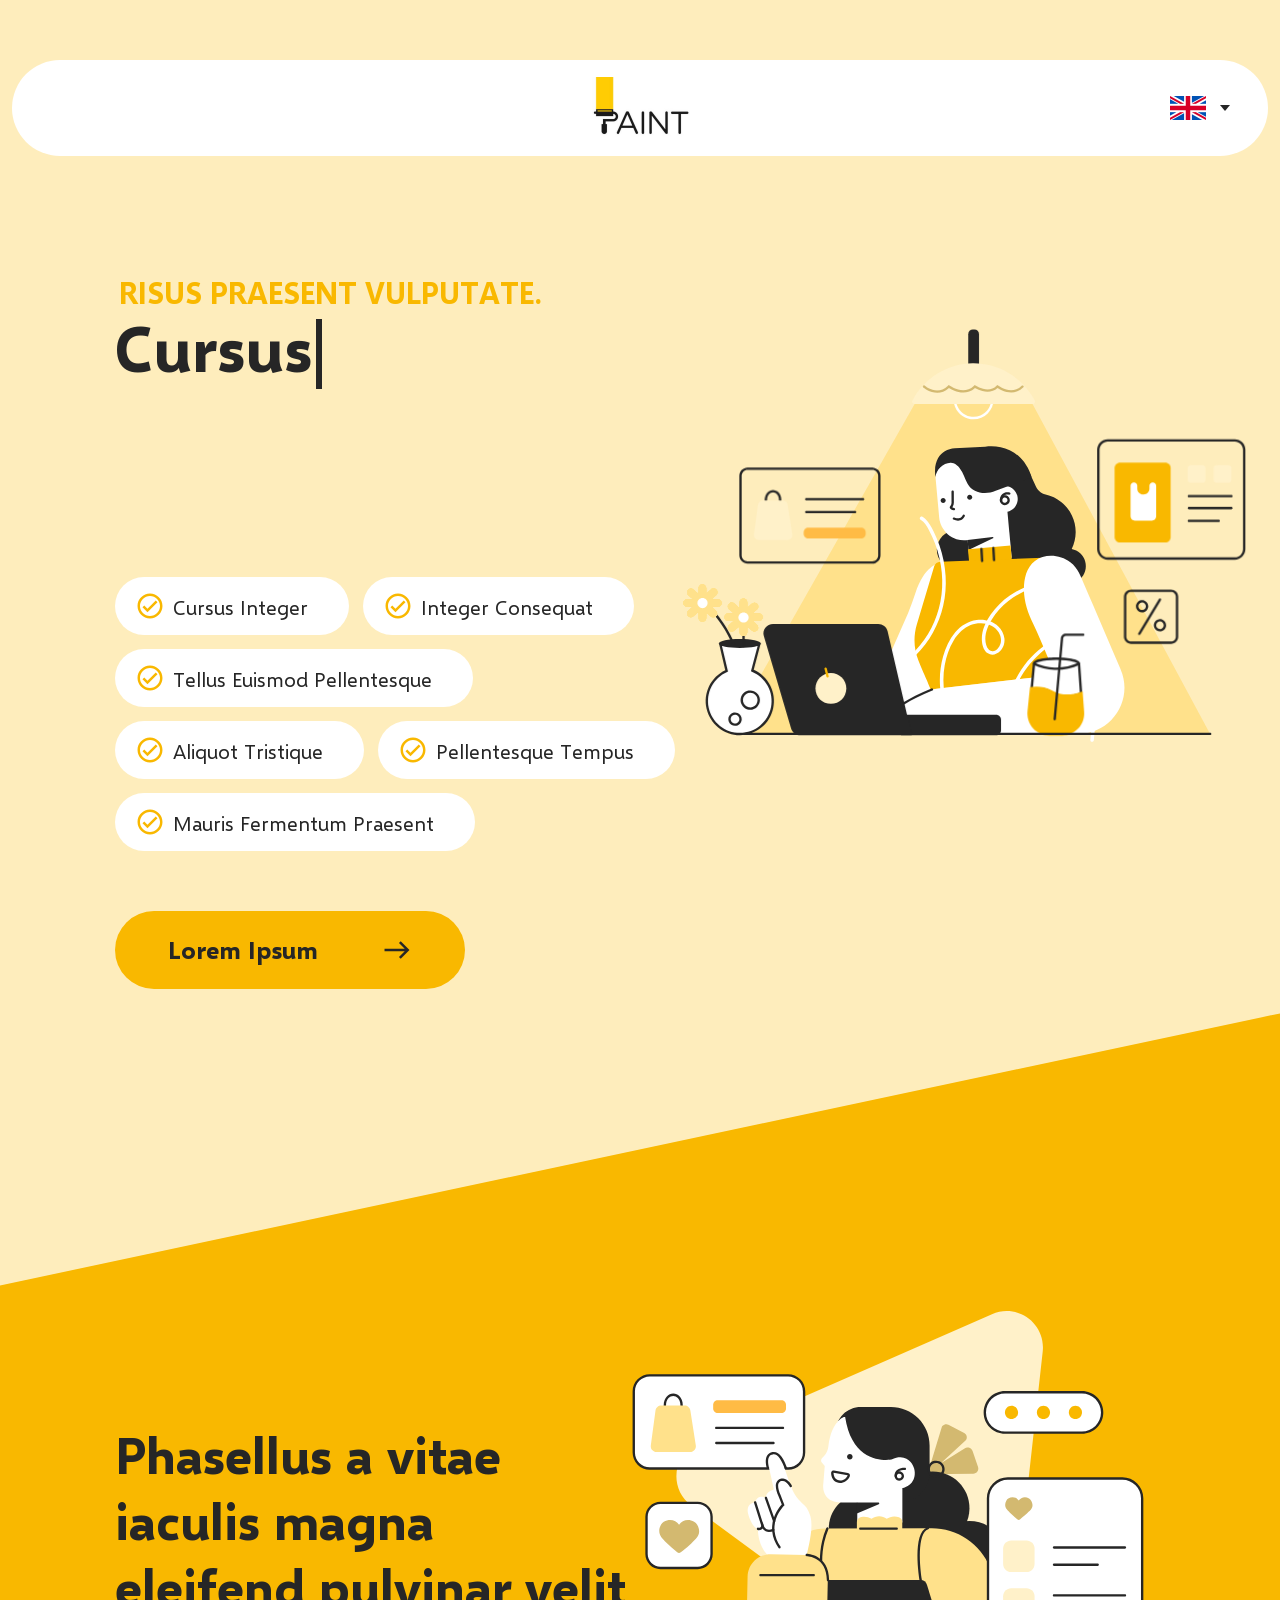
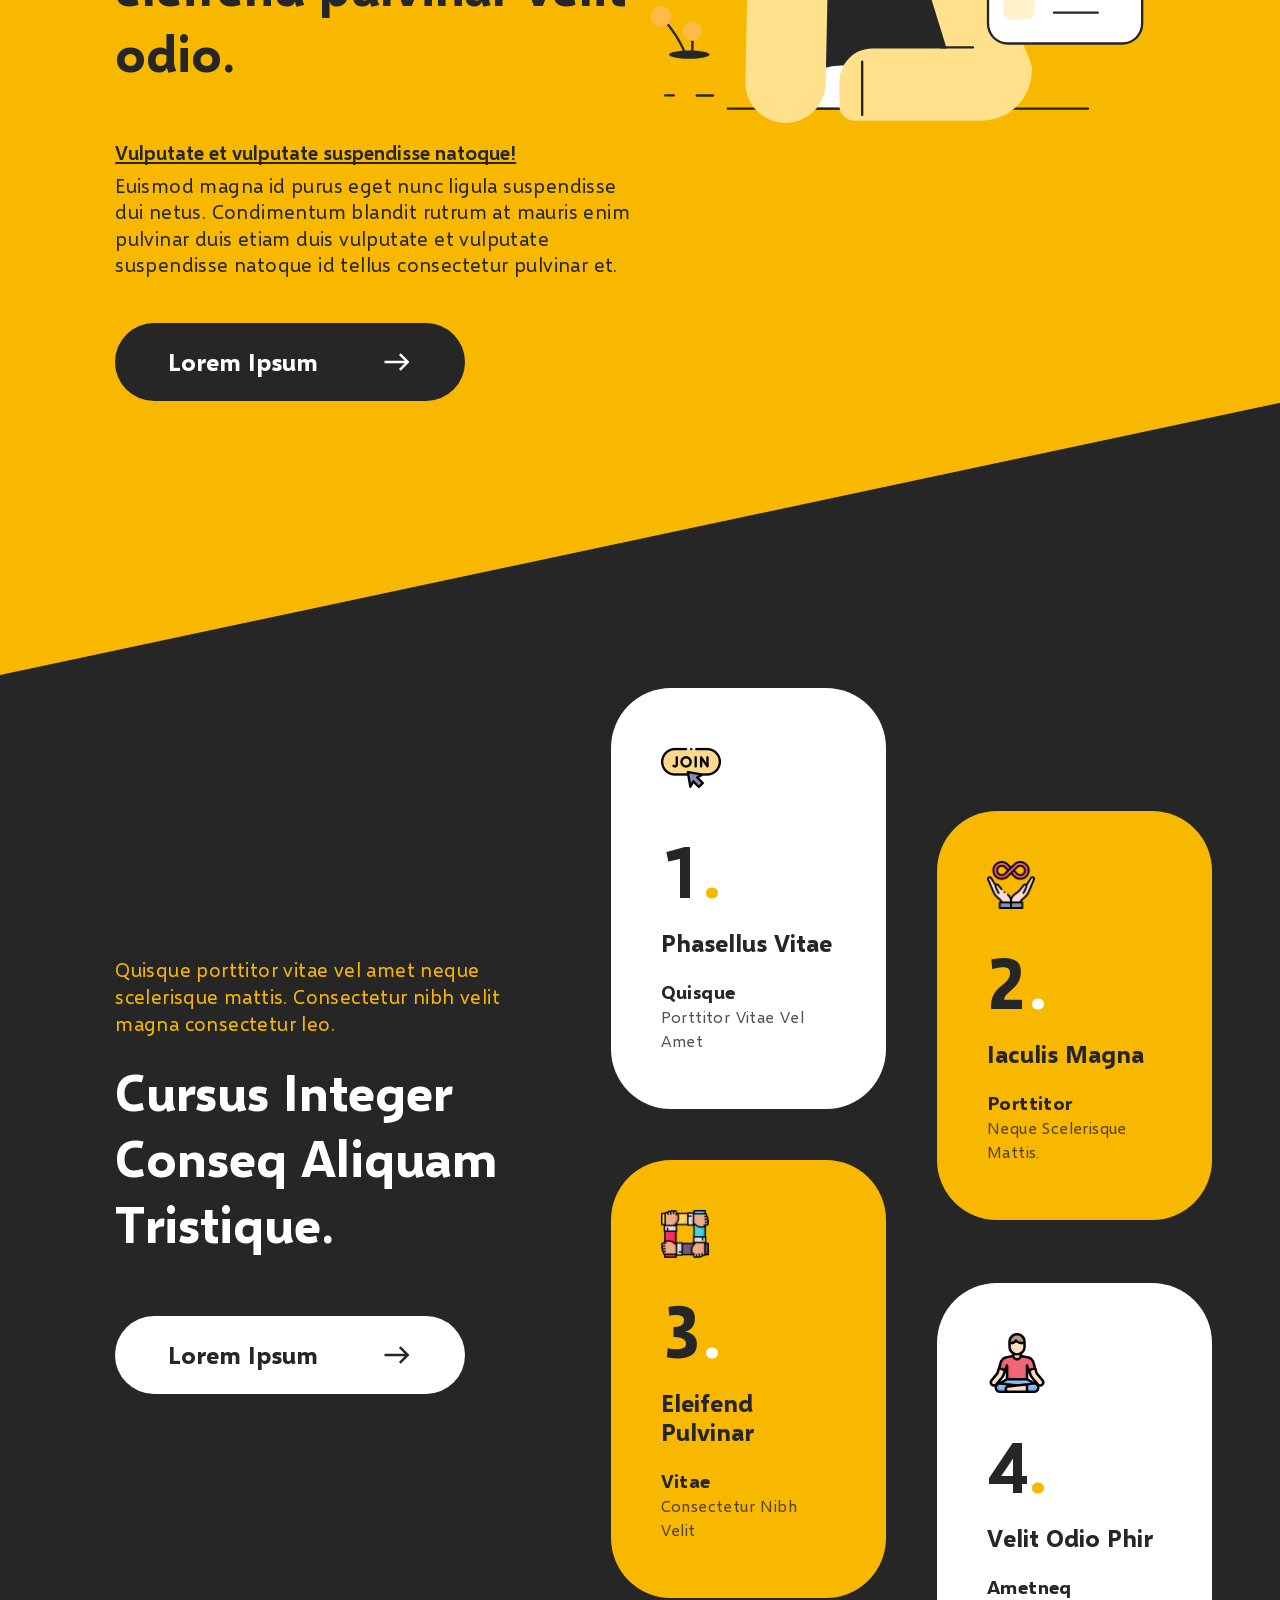
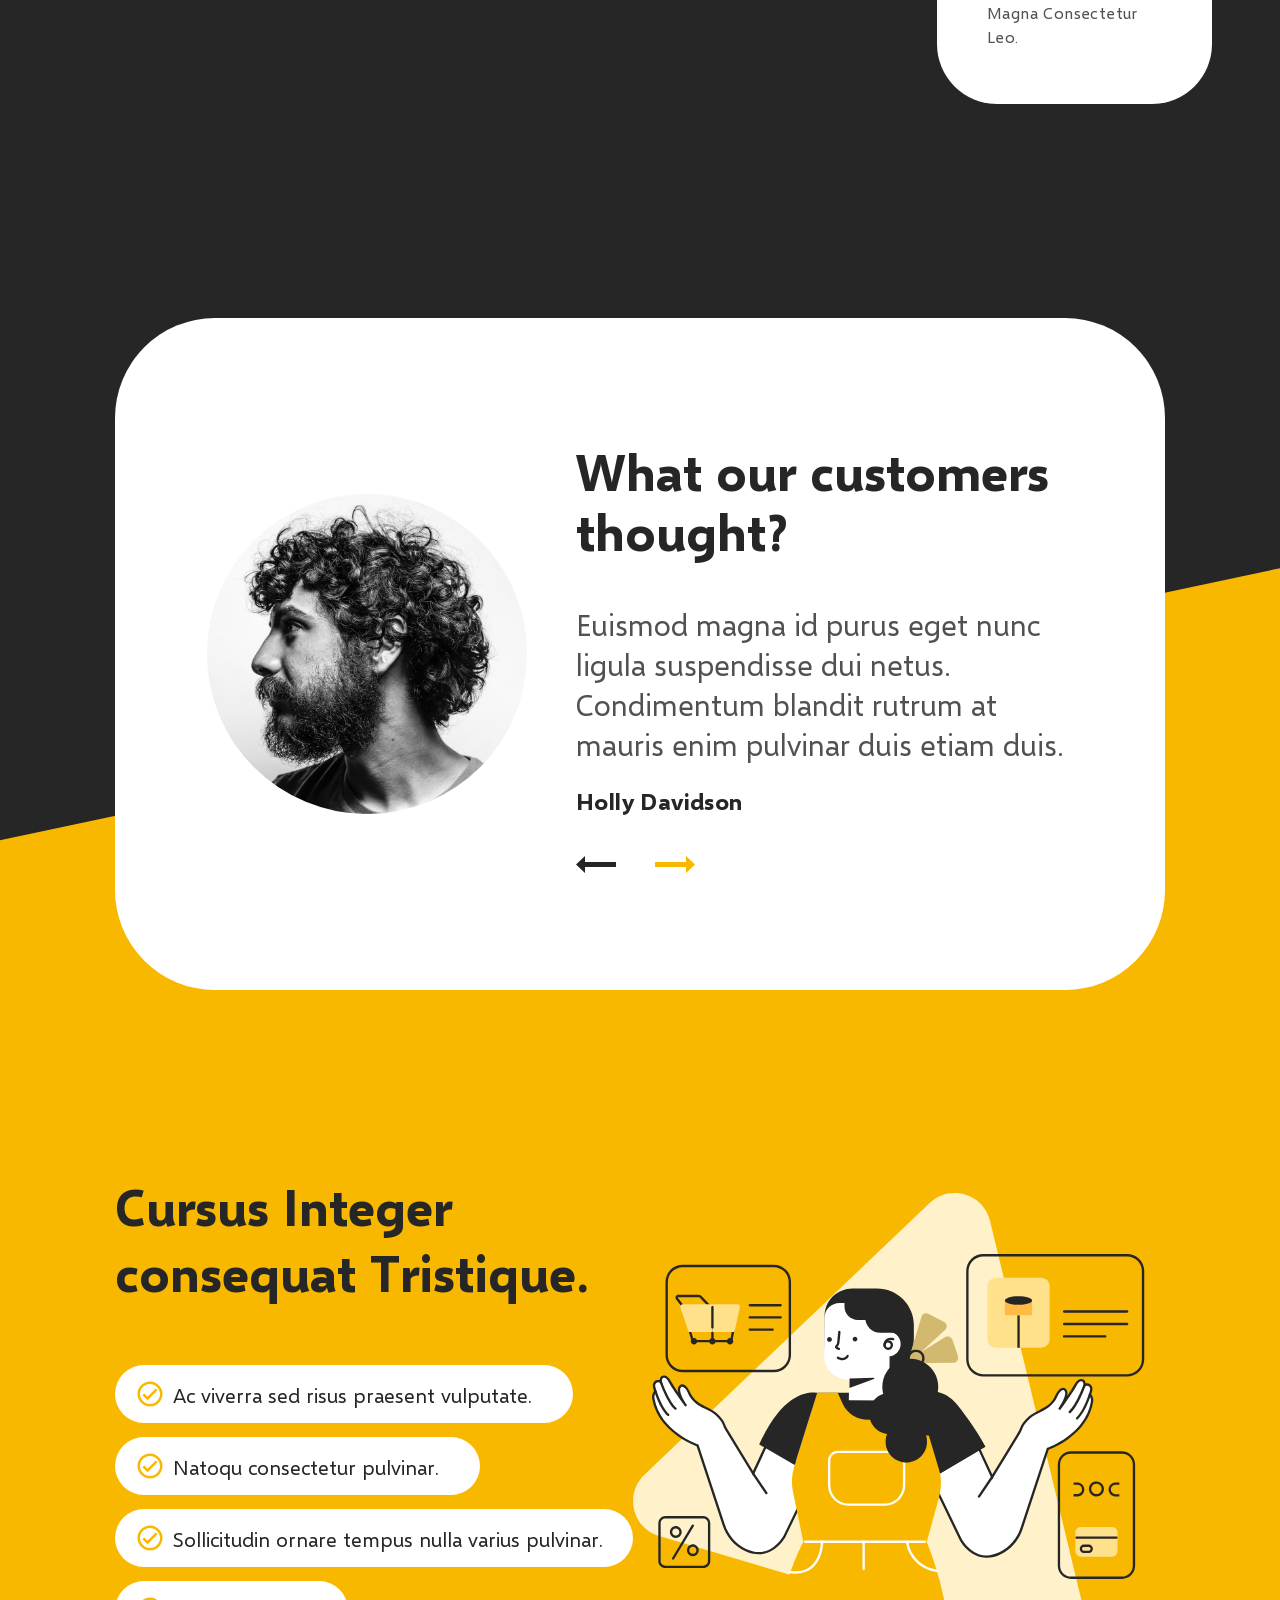
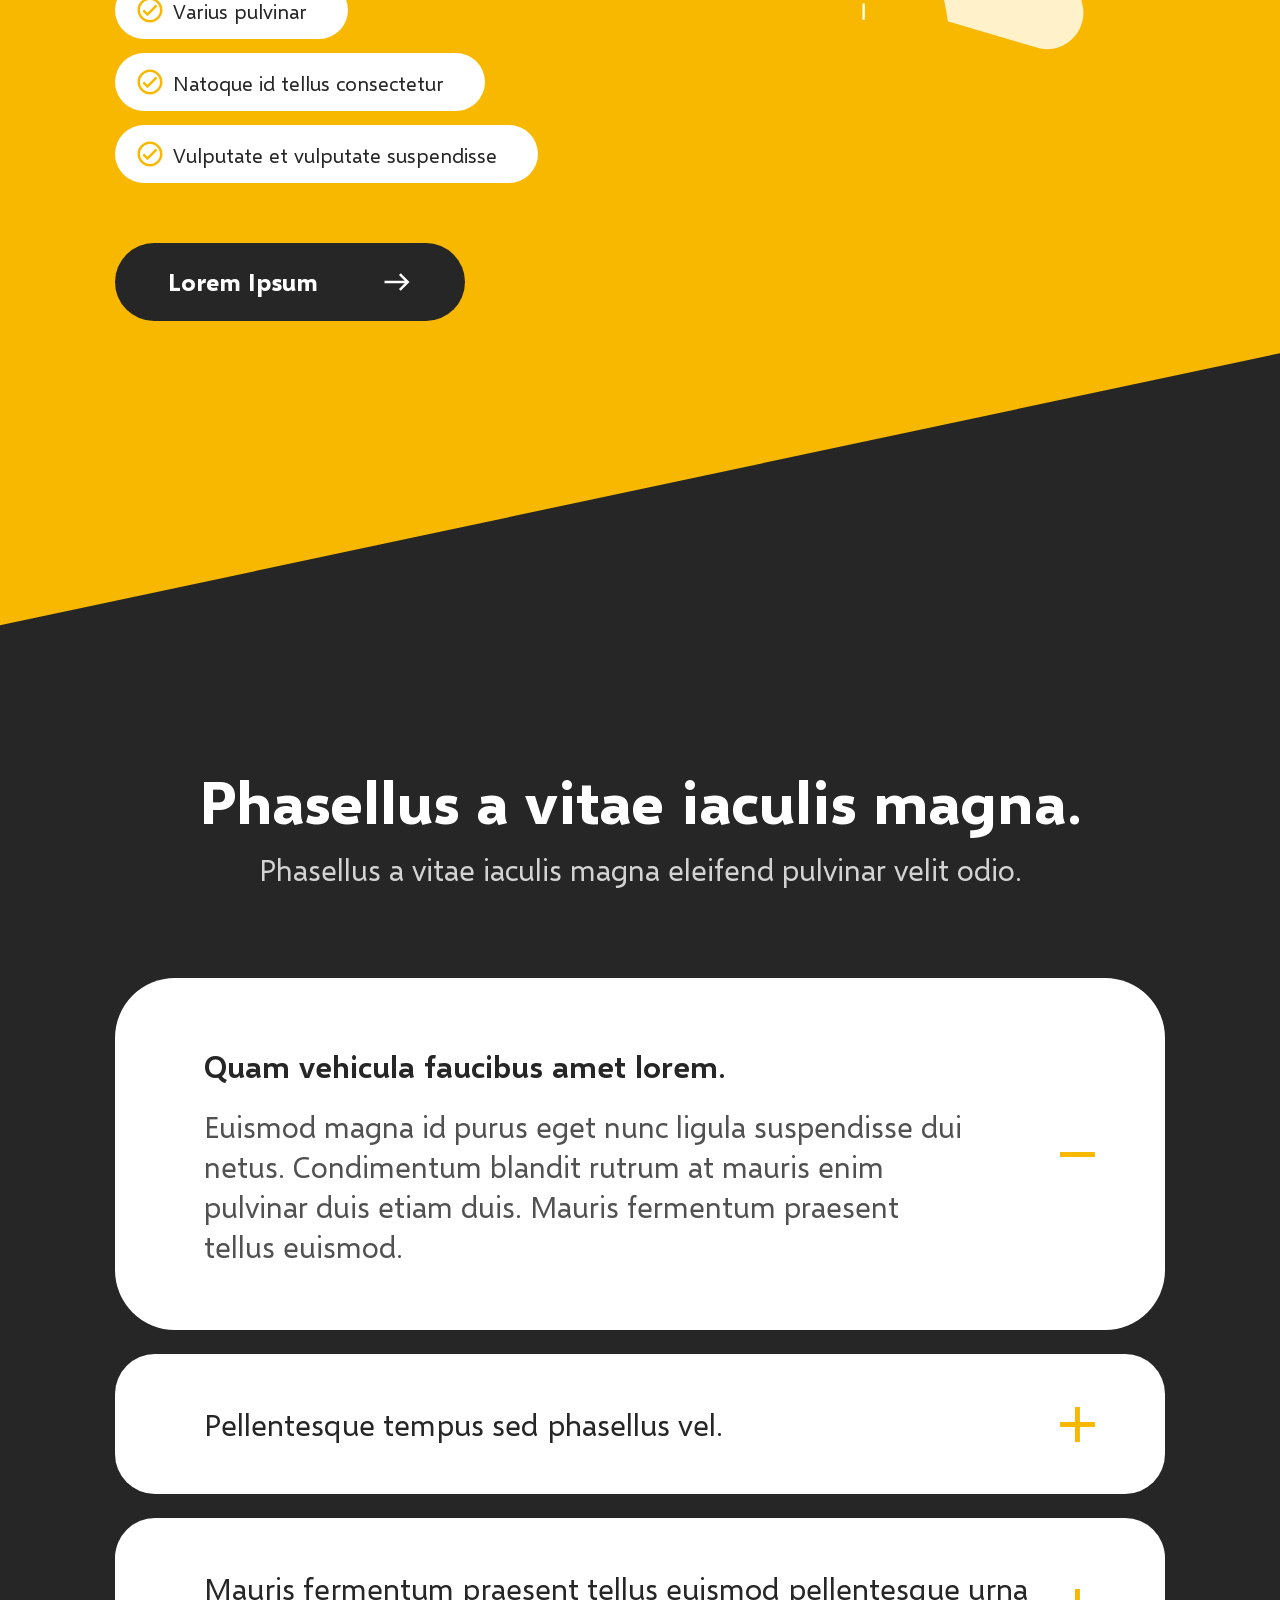
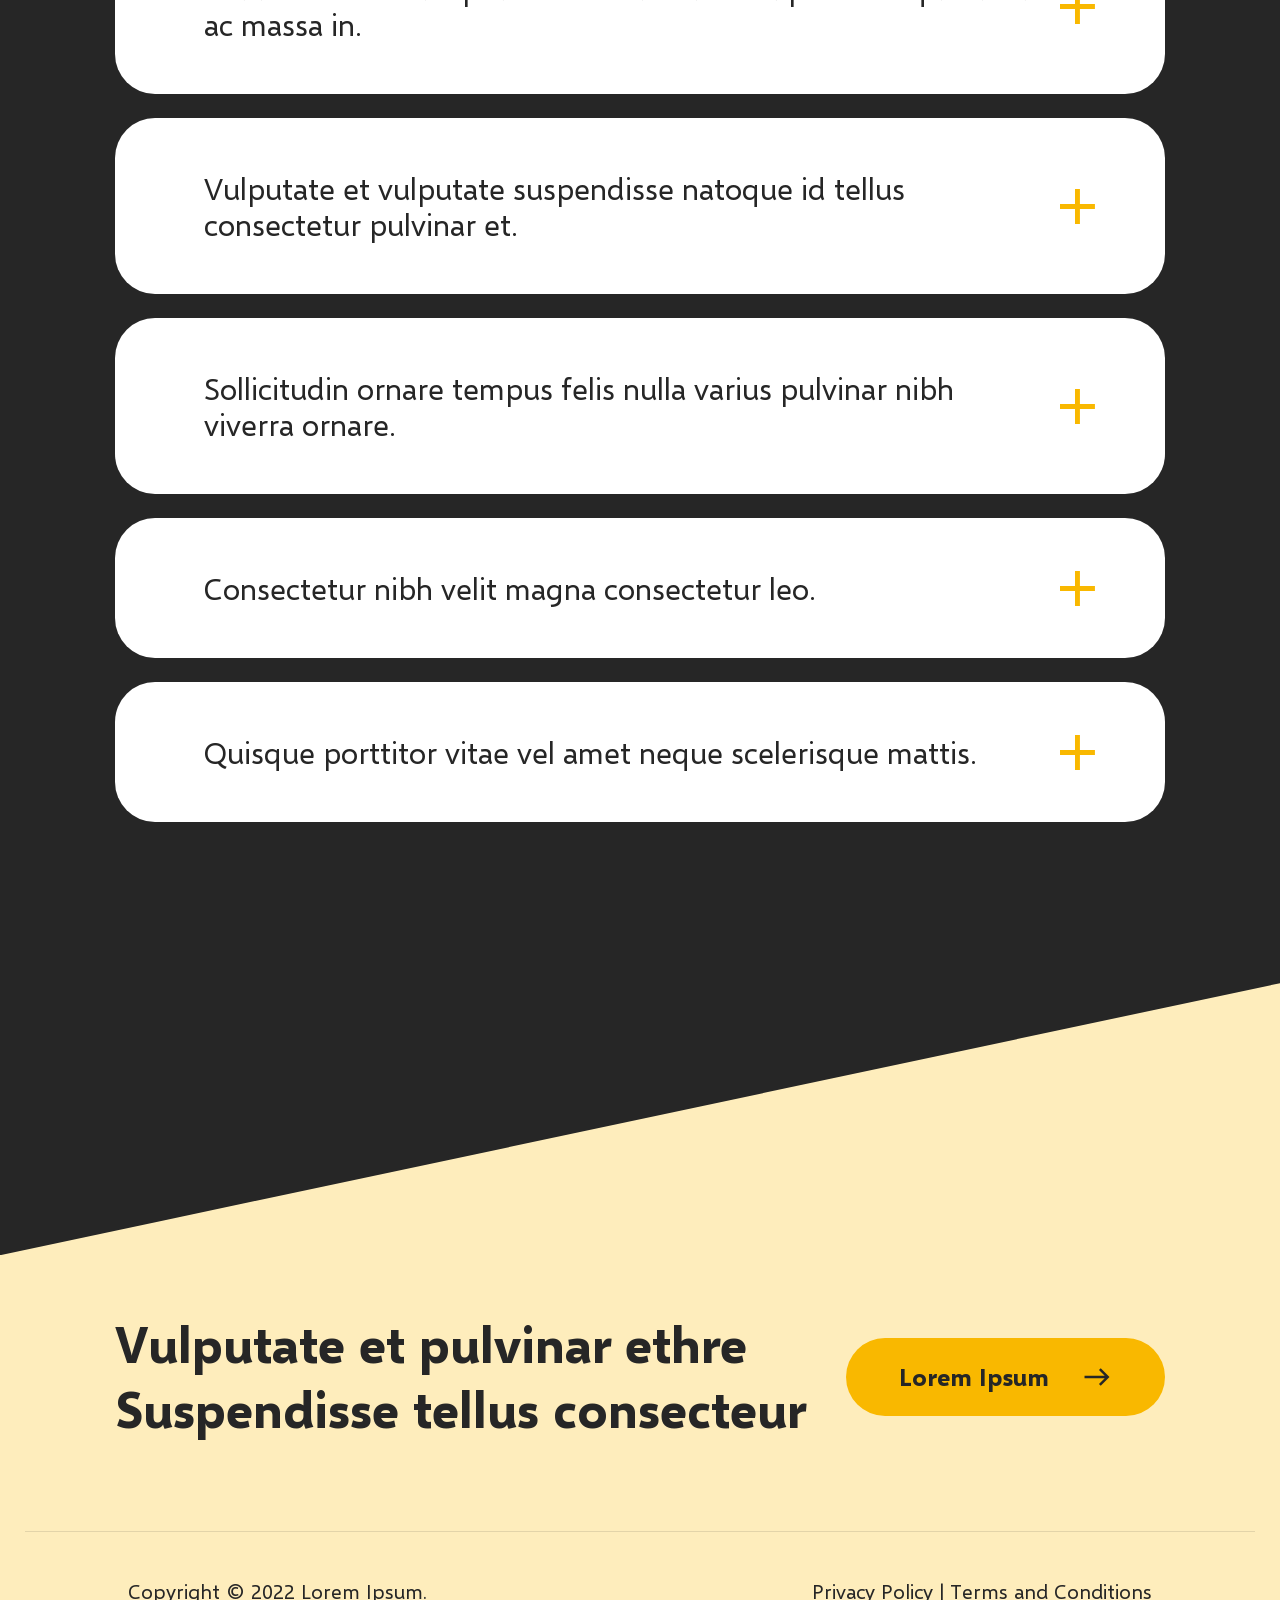
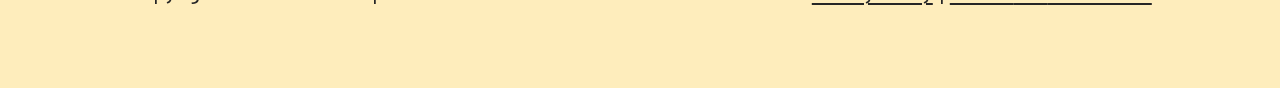
<file: live/index.html>
<!doctype html>
<html lang="en">
<head>
<meta charset="utf-8">
<meta name="viewport" content="width=device-width, initial-scale=1">
<title>Paint — Cursus Integer Consequat Tristique</title>
<meta name="description" content="Pixel-perfect landing page with motion: typing title, animated illustrations, section scroll docking and a testimonial slider.">
<link rel="icon" href="data:,">

<link rel="preload" href="../landing/fonts/selawik-regular.woff2" as="font" type="font/woff2" crossorigin>
<link rel="preload" href="../landing/fonts/selawik-semibold.woff2" as="font" type="font/woff2" crossorigin>
<link rel="preload" href="../landing/fonts/selawik-bold.woff2" as="font" type="font/woff2" crossorigin>
<link rel="stylesheet" href="../landing/css/tokens.css">
<link rel="stylesheet" href="../landing/css/base.css">
<link rel="stylesheet" href="../landing/css/layout.css">

<link rel="stylesheet" href="css/live.css">
<script src="js/live.js" defer></script>

<!-- Hide the title and illustrations before the first paint; show them anyway
     if the effects have not started 3 s after the markup is parsed -->
<script>
  if (!matchMedia('(prefers-reduced-motion: reduce)').matches) {
    const root = document.documentElement;
    root.classList.add('fx-art');
    if (window.CSS && CSS.highlights) root.classList.add('is-typing');
    addEventListener('DOMContentLoaded', () => setTimeout(() => {
      if (!root.dataset.typing) root.classList.remove('is-typing');
      if (!root.dataset.art) root.classList.remove('fx-art');
    }, 3000));
  }
</script>
</head>
<body>

<svg class="sprite" aria-hidden="true" focusable="false">
  <symbol id="i-check" viewBox="0 0 30 30">
    <path d="M15 2.51953C8.08594 2.51953 2.51953 8.08594 2.51953 15C2.51953 21.9141 8.08594 27.4805 15 27.4805C21.9141 27.4805 27.4805 21.9141 27.4805 15C27.4805 8.08594 21.9141 2.51953 15 2.51953ZM15 25.0195C9.49219 25.0195 4.98047 20.5078 4.98047 15C4.98047 9.49219 9.49219 4.98047 15 4.98047C20.5078 4.98047 25.0195 9.49219 25.0195 15C25.0195 20.5078 20.5078 25.0195 15 25.0195ZM20.7422 9.49219L12.4805 17.6953L9.25781 14.4727L7.5 16.2305L12.4805 21.2695L22.5 11.2695L20.7422 9.49219Z"/>
  </symbol>
  <symbol id="i-arrow" viewBox="0 0 30 30">
    <path d="M18.75 6.26953L16.9922 8.02734L22.7344 13.7695H2.51953V16.2305H22.7344L16.9922 21.9727L18.75 23.7305L27.4805 15L18.75 6.26953Z"/>
  </symbol>

  <symbol id="i-arrow-solid" viewBox="0 0 40 17">
    <path d="M0 6H31V0L40 8.5L31 17V11H0Z"/>
  </symbol>
  <symbol id="i-plus" viewBox="0 0 35 35">
    <path d="M34.922 19.922h-15v15H15v-15H0V15h15V0h4.922v15h15v4.922Z"/>
  </symbol>
  <symbol id="i-minus" viewBox="0 0 35 35">
    <path d="M34.922 19.922H0V15h34.922v4.922Z"/>
  </symbol>
</svg>

<div class="page">

  <header class="header">
    <div class="header__bar">
      <a class="header__logo" href="#">
        <img src="../assets/img/header-logo.png" alt="Paint" width="127" height="63">
      </a>
      <button class="lang" type="button" aria-label="Language: English">
        <img class="lang__flag" src="../assets/img/header-flag.png" alt="" width="40" height="26">
        <span class="lang__caret" aria-hidden="true"></span>
      </button>
    </div>
  </header>

  <section class="hero">
    <div class="hero__inner">
      <div class="hero__text">
        <p class="eyebrow">Risus praesent vulputate.</p>
        <h1 class="hero__title"><span class="hero__title-lead">Cursus Integer</span> Consequat Tristique.<span class="caret" aria-hidden="true"></span></h1>
        <ul class="pills" role="list">
          <li class="pill"><svg class="pill__icon" aria-hidden="true"><use href="#i-check"/></svg><span class="pill__text">Cursus Integer</span></li>
          <li class="pill"><svg class="pill__icon" aria-hidden="true"><use href="#i-check"/></svg><span class="pill__text">Integer Consequat</span></li>
          <li class="pill"><svg class="pill__icon" aria-hidden="true"><use href="#i-check"/></svg><span class="pill__text">Tellus Euismod Pellentesque</span></li>
          <li class="pill"><svg class="pill__icon" aria-hidden="true"><use href="#i-check"/></svg><span class="pill__text">Aliquot Tristique</span></li>
          <li class="pill"><svg class="pill__icon" aria-hidden="true"><use href="#i-check"/></svg><span class="pill__text">Pellentesque Tempus</span></li>
          <li class="pill"><svg class="pill__icon" aria-hidden="true"><use href="#i-check"/></svg><span class="pill__text">Mauris Fermentum Praesent</span></li>
        </ul>
        <a class="btn btn--accent" href="#">Lorem Ipsum <svg class="btn__icon" aria-hidden="true"><use href="#i-arrow"/></svg></a>
      </div>
      <img class="hero__art" src="../assets/img/hero-woman-laptop.svg" alt="" width="684" height="501" fetchpriority="high">
    </div>
  </section>

  <section class="band band--accent intro">
    <div class="intro__inner">
      <div class="intro__text">
        <h2 class="intro__title">Phasellus a vitae iaculis magna eleifend pulvinar velit odio.</h2>
        <p class="lead"><a href="#">Vulputate et vulputate suspendisse natoque!</a></p>
        <p class="intro__body">Euismod magna id purus eget nunc ligula suspendisse dui netus. Condimentum blandit rutrum at mauris enim pulvinar duis etiam duis vulputate et vulputate suspendisse natoque id tellus consectetur pulvinar et.</p>
        <a class="btn btn--dark" href="#">Lorem Ipsum <svg class="btn__icon" aria-hidden="true"><use href="#i-arrow"/></svg></a>
      </div>
      <img class="intro__art" src="../assets/img/intro-woman-chat.svg" alt="" width="622" height="503" fetchpriority="low">
    </div>
  </section>

  <section class="band band--dark steps">
    <div class="steps__inner">
      <div class="steps__text">
        <p class="steps__kicker">Quisque porttitor vitae vel amet neque scelerisque mattis. Consectetur nibh velit magna consectetur leo.</p>
        <h2 class="steps__title">Cursus Integer Conseq Aliquam Tristique.</h2>
        <a class="btn btn--light" href="#">Lorem Ipsum <svg class="btn__icon" aria-hidden="true"><use href="#i-arrow"/></svg></a>
      </div>
      <ul class="cards" role="list">
        <li class="card card--light">
          <img class="card__icon" src="../assets/img/cards-icon-1.png" alt="" width="60" height="60" fetchpriority="low">
          <p class="card__num">1<span class="card__dot">.</span></p>
          <h3 class="card__title">Phasellus Vitae</h3>
          <p class="card__meta"><b>Quisque</b><br>Porttitor Vitae Vel Amet</p>
        </li>
        <li class="card card--accent">
          <img class="card__icon" src="../assets/img/cards-icon-2.png" alt="" width="50" height="50" fetchpriority="low">
          <p class="card__num">2<span class="card__dot">.</span></p>
          <h3 class="card__title">Iaculis Magna</h3>
          <p class="card__meta"><b>Porttitor</b><br>Neque Scelerisque Mattis.</p>
        </li>
        <li class="card card--accent">
          <img class="card__icon" src="../assets/img/cards-icon-3.png" alt="" width="50" height="50" fetchpriority="low">
          <p class="card__num">3<span class="card__dot">.</span></p>
          <h3 class="card__title">Eleifend Pulvinar</h3>
          <p class="card__meta"><b>Vitae</b><br>Consectetur Nibh Velit</p>
        </li>
        <li class="card card--light">
          <img class="card__icon" src="../assets/img/cards-icon-4.png" alt="" width="50" height="50" fetchpriority="low">
          <p class="card__num">4<span class="card__dot">.</span></p>
          <h3 class="card__title">Velit Odio Phir</h3>
          <p class="card__meta"><b>Ametneq</b><br>Magna Consectetur Leo.</p>
        </li>
      </ul>
    </div>
  </section>

  <div class="quote-slot">
  <section class="quote">
    <img class="quote__photo" src="../assets/img/testimonial-photo.jpg" alt="Holly Davidson" width="472" height="472" fetchpriority="low">
    <div class="quote__text" aria-live="polite">
      <h2 class="quote__title">What our customers thought?</h2>
      <blockquote class="quote__body">Euismod magna id purus eget nunc ligula suspendisse dui netus. Condimentum blandit rutrum at mauris enim pulvinar duis etiam duis.</blockquote>
      <p class="quote__name">Holly Davidson</p>
      <div class="quote__nav">
        <button class="quote__arrow quote__arrow--prev" type="button" aria-label="Previous"><svg aria-hidden="true"><use href="#i-arrow-solid"/></svg></button>
        <button class="quote__arrow quote__arrow--next" type="button" aria-label="Next"><svg aria-hidden="true"><use href="#i-arrow-solid"/></svg></button>
      </div>
    </div>
  </section>
  </div>

  <section class="band band--accent benefits">
    <div class="benefits__inner">
      <div class="benefits__text">
        <h2 class="benefits__title">Cursus Integer consequat Tristique.</h2>

        <ul class="pills pills--mobile" role="list">
          <li class="pill"><svg class="pill__icon" aria-hidden="true"><use href="#i-check"/></svg><span class="pill__text">Cursus Integer</span></li>
          <li class="pill"><svg class="pill__icon" aria-hidden="true"><use href="#i-check"/></svg><span class="pill__text">Integer Consequat</span></li>
          <li class="pill"><svg class="pill__icon" aria-hidden="true"><use href="#i-check"/></svg><span class="pill__text">Tellus Euismod Pellentesque</span></li>
          <li class="pill"><svg class="pill__icon" aria-hidden="true"><use href="#i-check"/></svg><span class="pill__text">Aliquot Tristique</span></li>
          <li class="pill"><svg class="pill__icon" aria-hidden="true"><use href="#i-check"/></svg><span class="pill__text">Pellentesque Tempus</span></li>
          <li class="pill"><svg class="pill__icon" aria-hidden="true"><use href="#i-check"/></svg><span class="pill__text">Mauris Fermentum Praesent</span></li>
        </ul>
        <ul class="pills pills--desktop" role="list">
          <li class="pill"><svg class="pill__icon" aria-hidden="true"><use href="#i-check"/></svg><span class="pill__text">Ac viverra sed risus praesent vulputate.</span></li>
          <li class="pill"><svg class="pill__icon" aria-hidden="true"><use href="#i-check"/></svg><span class="pill__text">Natoqu consectetur pulvinar.</span></li>
          <li class="pill"><svg class="pill__icon" aria-hidden="true"><use href="#i-check"/></svg><span class="pill__text">Sollicitudin ornare tempus nulla varius pulvinar.</span></li>
          <li class="pill"><svg class="pill__icon" aria-hidden="true"><use href="#i-check"/></svg><span class="pill__text">Varius pulvinar</span></li>
          <li class="pill"><svg class="pill__icon" aria-hidden="true"><use href="#i-check"/></svg><span class="pill__text">Natoque id tellus consectetur</span></li>
          <li class="pill"><svg class="pill__icon" aria-hidden="true"><use href="#i-check"/></svg><span class="pill__text">Vulputate et vulputate suspendisse</span></li>
        </ul>
        <a class="btn btn--dark" href="#">Lorem Ipsum <svg class="btn__icon" aria-hidden="true"><use href="#i-arrow"/></svg></a>
      </div>
      <img class="benefits__art" src="../assets/img/benefits-woman-open.svg" alt="" width="622" height="569" fetchpriority="low">
    </div>
  </section>

  <section class="band band--dark faq">
    <div class="faq__inner">
      <h2 class="faq__title">Phasellus a vitae iaculis magna.</h2>
      <p class="faq__sub">Phasellus a vitae iaculis magna eleifend pulvinar velit odio.</p>
      <div class="faq__list">
        <details class="faq__item" open>
          <summary class="faq__q">Quam vehicula faucibus amet lorem.<span class="faq__sign" aria-hidden="true"><svg class="faq__plus"><use href="#i-plus"/></svg><svg class="faq__minus"><use href="#i-minus"/></svg></span></summary>
          <p class="faq__a">Euismod magna id purus eget nunc ligula suspendisse dui netus. Condimentum blandit rutrum at mauris enim pulvinar duis etiam duis. Mauris fermentum praesent tellus euismod.</p>
        </details>
        <details class="faq__item">
          <summary class="faq__q">Pellentesque tempus sed phasellus vel.<span class="faq__sign" aria-hidden="true"><svg class="faq__plus"><use href="#i-plus"/></svg><svg class="faq__minus"><use href="#i-minus"/></svg></span></summary>
          <p class="faq__a">Euismod magna id purus eget nunc ligula suspendisse dui netus. Condimentum blandit rutrum at mauris enim pulvinar duis etiam duis.</p>
        </details>
        <details class="faq__item">
          <summary class="faq__q">Mauris fermentum praesent tellus euismod pellentesque urna ac massa in.<span class="faq__sign" aria-hidden="true"><svg class="faq__plus"><use href="#i-plus"/></svg><svg class="faq__minus"><use href="#i-minus"/></svg></span></summary>
          <p class="faq__a">Euismod magna id purus eget nunc ligula suspendisse dui netus. Condimentum blandit rutrum at mauris enim pulvinar duis etiam duis.</p>
        </details>
        <details class="faq__item">
          <summary class="faq__q">Vulputate et vulputate suspendisse natoque id tellus consectetur pulvinar et.<span class="faq__sign" aria-hidden="true"><svg class="faq__plus"><use href="#i-plus"/></svg><svg class="faq__minus"><use href="#i-minus"/></svg></span></summary>
          <p class="faq__a">Euismod magna id purus eget nunc ligula suspendisse dui netus. Condimentum blandit rutrum at mauris enim pulvinar duis etiam duis.</p>
        </details>
        <details class="faq__item">
          <summary class="faq__q">Sollicitudin ornare tempus felis nulla varius pulvinar nibh viverra ornare.<span class="faq__sign" aria-hidden="true"><svg class="faq__plus"><use href="#i-plus"/></svg><svg class="faq__minus"><use href="#i-minus"/></svg></span></summary>
          <p class="faq__a">Euismod magna id purus eget nunc ligula suspendisse dui netus. Condimentum blandit rutrum at mauris enim pulvinar duis etiam duis.</p>
        </details>
        <details class="faq__item">
          <summary class="faq__q">Consectetur nibh velit magna consectetur leo.<span class="faq__sign" aria-hidden="true"><svg class="faq__plus"><use href="#i-plus"/></svg><svg class="faq__minus"><use href="#i-minus"/></svg></span></summary>
          <p class="faq__a">Euismod magna id purus eget nunc ligula suspendisse dui netus. Condimentum blandit rutrum at mauris enim pulvinar duis etiam duis.</p>
        </details>
        <details class="faq__item">
          <summary class="faq__q">Quisque porttitor vitae vel amet neque scelerisque mattis.<span class="faq__sign" aria-hidden="true"><svg class="faq__plus"><use href="#i-plus"/></svg><svg class="faq__minus"><use href="#i-minus"/></svg></span></summary>
          <p class="faq__a">Euismod magna id purus eget nunc ligula suspendisse dui netus. Condimentum blandit rutrum at mauris enim pulvinar duis etiam duis.</p>
        </details>
      </div>
    </div>
  </section>

  <footer class="footer">
    <div class="footer__inner">
      <div class="footer__cta">
        <h2 class="footer__title">Vulputate et pulvinar ethre Suspendisse tellus consecteur</h2>
        <a class="btn btn--accent btn--sm" href="#">Lorem Ipsum <svg class="btn__icon" aria-hidden="true"><use href="#i-arrow"/></svg></a>
      </div>
      <div class="footer__bottom">
        <p class="footer__copy">Copyright &copy; 2022 Lorem Ipsum.</p>
        <p class="footer__links"><a href="#">Privacy Policy</a> | <a href="#">Terms <span class="amp">&amp;</span><span class="conj">and</span> Conditions</a></p>
      </div>
    </div>
  </footer>

</div>
</body>
</html>
</file>
<file: demo/demo.css>
*, *::before, *::after { box-sizing: border-box; }

:root {
  --ink: #1b1b1b;
  --bg: #f6f6f4;
  --card: #fff;
  --line: #dcdcd6;
  --accent: #F9B800;
  --muted: #6b6b66;
}

body {
  margin: 0;
  font: 16px/1.6 system-ui, -apple-system, "Segoe UI", sans-serif;
  color: var(--ink);
  background: var(--bg);
}

a { color: inherit; }

.top, main, .bottom {
  inline-size: min(1180px, 100% - 32px);
  margin-inline: auto;
}

.top { padding-block: 56px 32px; }
.top h1 { font-size: clamp(28px, 4.6vw, 44px); line-height: 1.15; margin: 0 0 16px; letter-spacing: -.01em; }
.top__lead { margin: 0 0 24px; max-inline-size: 70ch; color: #3a3a36; }
.top__links { display: flex; flex-wrap: wrap; gap: 12px; margin: 0; }

.btn {
  display: inline-flex; align-items: center;
  block-size: 46px; padding-inline: 22px;
  border-radius: 23px;
  background: var(--accent); color: #241d00;
  font-weight: 600; text-decoration: none;
}
.btn--ghost { background: transparent; border: 1px solid var(--line); color: var(--ink); }

.cmp {
  background: var(--card);
  border: 1px solid var(--line);
  border-radius: 18px;
  padding: 20px;
  margin-block-end: 28px;
}
.cmp__head {
  display: flex; flex-wrap: wrap; align-items: center; gap: 12px 18px;
  margin-block-end: 18px;
}
.cmp__head h2 { font-size: 20px; margin: 0; }
.cmp__note { margin: 0; color: var(--muted); font-size: 14px; flex: 1 1 auto; }

.switch { display: inline-flex; border: 1px solid var(--line); border-radius: 999px; padding: 3px; }
.switch__btn {
  border: 0; background: none; font: inherit; font-size: 14px;
  padding: 6px 16px; border-radius: 999px; cursor: pointer; color: var(--muted);
}
.switch__btn.is-on { background: var(--ink); color: #fff; }

.fade { display: flex; align-items: center; gap: 10px; font-size: 14px; color: var(--muted); }
.fade input { inline-size: 130px; }

.cmp__body { display: grid; gap: 16px; }
.cmp__body[data-mode="side"] { grid-template-columns: 1fr 1fr; }
.cmp__body[data-mode="over"] { grid-template-columns: 1fr; }
.cmp__body[data-mode="over"] .pane + .pane { display: none; }

.pane { margin: 0; min-inline-size: 0; }
.pane figcaption {
  font-size: 13px; color: var(--muted);
  margin-block-end: 8px; text-transform: uppercase; letter-spacing: .06em;
}

.scaler {
  position: relative;
  overflow: hidden;
  border: 1px solid var(--line);
  border-radius: 10px;
  background: #fff;
}
.scaler > * {
  display: block;
  transform-origin: top left;
  border: 0;
}
.scaler iframe { background: #fff; }

.cmp__body[data-mode="over"] .scaler > iframe {
  position: absolute; inset-block-start: 0; inset-inline-start: 0;
}

.bottom { padding-block: 24px 72px; }
.bottom h2 { font-size: 18px; margin-block: 28px 10px; }
.bottom ul { margin: 0; padding-inline-start: 20px; }
.bottom li { margin-block-end: 10px; max-inline-size: 80ch; }
.bottom p { max-inline-size: 80ch; }

@media (max-width: 720px) {
  .cmp__body[data-mode="side"] { grid-template-columns: 1fr; }
}
</file>
<file: landing/css/tokens.css>
/* Design tokens measured from the mockup. Some font sizes are fractional because the mockup uses them. */
:root {
  --color-white:      #FFFFFF;
  --color-yellow:     #F9B800;
  --color-dark:       #262626;
  --color-light-1:    #FEEDBC;
  --color-dark-80:  rgb(38 38 38 / .8);
  --color-dark-12:  rgb(38 38 38 / .12);

  /* Diagonal cut: the angle from the mockup, depth in container units */
  --angle: 12deg;
  --cut: calc(100cqw * tan(var(--angle)));

  --edge-drop: calc(min(var(--w-wide), 100cqw - var(--pad-x) * 2) / 2 * tan(var(--angle)));
  --band-overlap: 6px;

  --fs-h1: 32px;   --lh-h1: 40px;
  --lead-scale: 1.125;
  --fs-h3: 36px;   --lh-h3: 1.33;
  --fs-card-title: 23px;
  --fs-quote-title: 30px;
  --fs-eyebrow: 16px;

  --fs-body:   20px; --lh-body: 1.35;
  --fs-body-s: 16px;
  --fs-body-s-b: 18px;
  --fs-button: 18px;

  --fs-pill: 17.2px;
  --fs-lead: 19.7px;
  --fs-quote-name: 23px;
  --fs-faq-q: 24px;        --lh-faq-q: 32px;
  --fs-faq-a: 16.8px;      --lh-faq-a: 24px;
  --fs-footer-title: 30px; --lh-footer-title: 40px;
  --fs-footer-bottom: 16.4px;
  --fs-num:    70px;
  --tracking-body: 0.02em;

  --pad-x:      20px;
  --w-header:   350px;
  --w-wide:     335px;
  --w-content:  335px;

  --h-header:  72px;  --r-header: 36px;
  --h-pill:    49px;  --r-pill:   24px;
  --h-button:  60px;  --r-button: 30px;  --w-button: 335px;
  --gap-pill:  14px;

  --card-w: 335px;  --card-h: 383px;  --r-card: 57px;
  --gap-card: 30px; --card-stagger: 0px;

  --quote-w: 335px; --r-quote: 57px;
  --photo:   272px;

  --r-faq: 40px;  --r-faq-open: 50px;  --gap-faq: 14px;

  --sec-pad: 72px;
}

/* Tablet */
@media (min-width: 640px) {
  :root {
    --pad-x: 32px;
    --w-header:  600px;
    --w-wide:    560px;
    --w-content: 560px;
    --w-button:  300px;
    --quote-w:   560px;
    --card-w:    560px;
    --fs-h1: 44px;
    --lead-scale: 1;
  }
}

/* Desktop: fluid between 1140 and 1920 */
@media (min-width: 1140px) {
  :root {
    --fs-h1: clamp(56px, 4.9vw, 80px);   --lh-h1: 1.125;
    --fs-h3: 60px;   --lh-h3: 72px;
    --fs-eyebrow: 29.7px;

    --lh-body: 1.33;
    --fs-body-s: 16.5px;
    --fs-body-s-b: 19px;
    --fs-button: 24px;
    --fs-pill: 20.6px;
    --fs-faq-q: 30.9px;       --lh-faq-q: 1.165;
    --fs-faq-a: 30px;         --lh-faq-a: 40px;
    --fs-footer-title: 50px;  --lh-footer-title: 1.3;
    --fs-footer-bottom: 20.6px;
    --fs-num:    72px;
    --fs-card-title: 24px;
    --fs-quote-title: 50px;

    --fs-section: 50px;  --lh-section: 66px;

    --fs-body-l: 30px;   --lh-body-l: 40px;

    --pad-x:     clamp(56px, 9vw, 135px);
    --w-header:  1600px;
    --w-wide:    1650px;
    --w-content: 1410px;

    --h-header:  96px;  --r-header: 48px;
    --h-pill:    58px;  --r-pill:   29px;
    --h-button:  78px;  --r-button: 39px;  --w-button: 350px;

    --card-w: min(350px, 21.5vw);  --card-h: 400px;  --r-card: 60px;
    --gap-card: min(60px, 4vw);    --card-stagger: 123px;
    --card-bleed: min(55px, 3.7vw);

    --quote-w: 1650px; --r-quote: 100px;

    --photo:   clamp(300px, 25vw, 472px);
    --quote-pad: clamp(56px, 7.2vw, 135px);
    --quote-gap: clamp(32px, 3.8vw, 72px);

    --hero-art: min(684px, 44vw);
    --band-art: min(622px, 40vw);

    --r-faq: 40px;  --r-faq-open: 60px;  --gap-faq: 24px;

    --sec-pad: 160px;
  }
}
</file>
<file: landing/css/base.css>
/* Selawik: open, metric-compatible replacement for Segoe UI used in the mockup */
@font-face {
  font-family: Selawik;
  src: url("../fonts/selawik-regular.woff2") format("woff2");
  font-weight: 400;
  font-style: normal;
  font-display: swap;
}
@font-face {
  font-family: Selawik;
  src: url("../fonts/selawik-semibold.woff2") format("woff2");
  font-weight: 600;
  font-style: normal;
  font-display: swap;
}
@font-face {
  font-family: Selawik;
  src: url("../fonts/selawik-bold.woff2") format("woff2");
  font-weight: 700;
  font-style: normal;
  font-display: swap;
}

*, *::before, *::after { box-sizing: border-box; }

body, h1, h2, h3, h4, h5, h6, p, ul, ol, figure, blockquote, dl, dd {
  margin: 0;
}

ul[class], ol[class] { padding: 0; list-style: none; }

img, picture, svg { display: block; max-width: 100%; }

button, input, select, textarea { font: inherit; color: inherit; }

button { background: none; border: 0; padding: 0; cursor: pointer; }

a { color: inherit; }

body {
  font-family: Selawik, "Segoe UI", system-ui, sans-serif;
  font-size: var(--fs-body);
  line-height: var(--lh-body);
  letter-spacing: var(--tracking-body);
  color: var(--color-dark);
  background: var(--color-light-1);
  -webkit-font-smoothing: antialiased;
}

h1 { font-size: var(--fs-h1); line-height: var(--lh-h1); font-weight: 700; letter-spacing: 0; }
h2 { font-weight: 700; letter-spacing: 0; }
h3 { font-size: var(--fs-h3); line-height: var(--lh-h3); font-weight: 700; letter-spacing: 0; }
</file>
<file: landing/css/layout.css>
/* Mobile-first: base rules follow the 375 frame, then the 640 and 1140 tiers. */
.sprite { position: absolute; inline-size: 0; block-size: 0; overflow: hidden; }

/* Container for cqw units: the diagonal cut depth is computed from its width. */
.page {
  container-type: inline-size;
  overflow-x: clip;
}

/* Band paddings, measured from the mockup. Each includes half the cut depth,
   so the content stays anchored to the page axis at any width. */
.band.intro    { --pad-top: calc(var(--cut) / 2 +  49px); --pad-bottom: calc(var(--cut) / 2 +  94px); }
.band.steps    { --pad-top: calc(var(--cut) / 2 + var(--edge-drop) + 38px); --pad-bottom: calc(var(--cut) / 2 + 374px); }
.band.benefits { --pad-top: calc(var(--cut) / 2 + 412px); --pad-bottom: calc(var(--cut) / 2 +  88px); }
.band.faq      { --pad-top: calc(var(--cut) / 2 + var(--edge-drop) + 50px); --pad-bottom: calc(var(--cut) / 2 + 70px); }

/* Bands are parallelograms cut with clip-path. Each band tucks under the
   previous one, so the page background never shows at the joins. */
.band {
  position: relative;
  clip-path: polygon(0 var(--cut), 100% 0, 100% calc(100% - var(--cut)), 0 100%);
  margin-block-start: calc(-1 * (var(--cut) + var(--band-overlap)));
  padding-block: var(--pad-top) var(--pad-bottom);
  --pad-top: calc(var(--cut) + var(--sec-pad));
  --pad-bottom: var(--sec-pad);
}
.band--accent { background: var(--color-yellow); }
.band--dark   { background: var(--color-dark); color: var(--color-white); }

/* Shared elements */
.eyebrow {
  font-size: var(--fs-eyebrow);
  font-weight: 700;
  text-transform: uppercase;
  color: var(--color-yellow);
  letter-spacing: 0;
  padding-inline-start: 4px;
}

.caret {
  display: inline-block;
  inline-size: .09em;
  block-size: 1.06em;
  margin-inline-start: .06em;
  margin-block-start: -.16em;
  background: currentColor;
  vertical-align: baseline;
  translate: 0 .27em;
}

.btn {
  display: inline-flex;
  align-items: center;
  justify-content: space-between;
  gap: 1em;
  inline-size: min(var(--w-button), 100%);
  block-size: var(--h-button);
  padding-inline: 2.2em;
  border-radius: var(--r-button);
  font-size: var(--fs-button);
  font-weight: 700;
  letter-spacing: 0;
  text-decoration: none;
}
.btn__icon { inline-size: 1.25em; block-size: 1.25em; flex: none; fill: currentColor; }
.btn--accent { background: var(--color-yellow); color: var(--color-dark); }
.btn--dark   { background: var(--color-dark);   color: var(--color-white); }
.btn--light  { background: var(--color-white);  color: var(--color-dark); }

.pills {
  display: flex;
  flex-wrap: wrap;
  gap: var(--gap-pill);
}
.pill {
  display: inline-flex;
  align-items: center;
  gap: 6px;
  min-block-size: var(--h-pill);
  padding-inline: 17px 34px;
  border-radius: var(--r-pill);
  background: var(--color-white);
  color: var(--color-dark);
  font-size: var(--fs-pill);
  letter-spacing: 0;
  white-space: normal;
}
.pill__text { translate: 0 1px; }
.pill__icon { inline-size: 25px; block-size: 25px; flex: none; fill: var(--color-yellow); }

/* Header */
.header { padding-block-start: 50px; }
.header__bar {
  display: flex;
  align-items: center;
  justify-content: flex-start;
  position: relative;
  inline-size: min(var(--w-header), 100% - 24px);
  block-size: var(--h-header);
  margin-inline: auto;
  padding-inline: 21px 24px;
  border-radius: var(--r-header);
  background: var(--color-white);
}
.header__logo img { block-size: auto; inline-size: 96px; }
/* Hit targets are grown with padding and pulled back with margin, so the ink stays put */
.lang {
  position: absolute;
  inset-inline-end: 29px;
  display: inline-flex;
  align-items: center;
  gap: 10px;
  padding: 12px 8px;
  margin: -12px -8px;
}
.lang__flag { inline-size: 30px; block-size: auto; }
.lang__caret {
  inline-size: 0; block-size: 0;
  border-inline: 3.5px solid transparent;
  border-block-start: 4px solid var(--color-dark);
}

/* Hero */
.hero { padding-block: 42px calc(var(--cut) / 2 + 98px); }
.hero__inner {
  inline-size: min(var(--w-content), 100% - var(--pad-x) * 2);
  margin-inline: auto;
  display: flex;
  flex-direction: column;
  gap: 30.59px;
}
.hero__art { inline-size: 100%; block-size: auto; order: -1; translate: -3px; }
.hero__title {
  font-size: var(--fs-h1);
  line-height: var(--lh-h1);
  margin-block: 10px 31.1px;
  margin-inline-end: -20px;
}
.hero__title-lead { font-size: calc(1em * var(--lead-scale)); }
.hero .pills { margin-block-end: 40px; }

/* Bands 1 and 3: text and illustration */
.intro__inner, .benefits__inner {
  inline-size: min(var(--w-content), 100% - var(--pad-x) * 2);
  margin-inline: auto;
  display: flex;
  flex-direction: column;
  gap: 48px;
}
.benefits__inner { gap: 39px; }

.intro__art, .benefits__art { block-size: auto; order: -1; margin-inline: auto; }
.intro__art    { inline-size: 305px; margin-inline: 12px auto; margin-block: 12px -12px; }
.benefits__art { inline-size: 305px; margin-block-start: 21px; }

.intro__title, .benefits__title {
  font-size: var(--fs-h3);
  line-height: var(--lh-h3);
  margin-block-end: 18px;
}
.lead {
  font-size: var(--fs-lead);
  line-height: 1.73;
  font-weight: 400;
  margin-block-end: 13px;
}
.lead a { text-decoration: underline; text-underline-offset: .12em;
          text-decoration-skip-ink: none; text-decoration-thickness: 2px; }
.intro__body {
  font-size: var(--fs-body);
  line-height: var(--lh-body);
  margin-block-end: 29px;
}
.benefits .pills { margin-block: 1.4em 39px; }
.pills--desktop { display: none; }

/* Band 2: steps and cards */
.steps__inner {
  inline-size: min(var(--w-content), 100% - var(--pad-x) * 2);
  margin-inline: auto;
}
.steps__kicker {
  font-size: var(--fs-body);
  line-height: 1.35;
  color: var(--color-yellow);
  margin-block-end: 21px;
}
.steps__title {
  font-size: var(--fs-h3);
  line-height: var(--lh-h3);
  margin-block-end: .8em;
}
.cards {
  display: grid;
  gap: var(--gap-card);
  margin-block-start: 55px;
}
.card {
  inline-size: min(var(--card-w), 100%);
  min-block-size: var(--card-h);
  padding: 48px 48px 54px;
  border-radius: var(--r-card);
  display: flex;
  flex-direction: column;
}
.card--light  { background: var(--color-white);  color: var(--color-dark); }
.card--accent { background: var(--color-yellow); color: var(--color-dark); }
.card--light  .card__dot { color: var(--color-yellow); }
.card--accent .card__dot { color: var(--color-white); }
/* The frames alternate the colours differently: mobile in a row, desktop by column */
.cards > :nth-child(3) { background: var(--color-white); }
.cards > :nth-child(3) .card__dot { color: var(--color-yellow); }
.cards > :nth-child(4) { background: var(--color-yellow); }
.cards > :nth-child(4) .card__dot { color: var(--color-white); }

.card__icon { inline-size: 48px; block-size: 48px; margin-block-end: auto; }
.card--light .card__icon { inline-size: 58px; block-size: 58px; }
.card__num {
  font-size: var(--fs-num);
  font-weight: 700;
  line-height: 1;
  letter-spacing: 0;
  margin-block-start: 28px;
}
.card__title {
  font-size: var(--fs-card-title);
  line-height: 1.2;
  margin-block: 21px 19px;
}
.card__meta {
  font-size: var(--fs-body-s);
  line-height: 1.45;
  color: var(--color-dark-80);
}
.card__meta b { color: var(--color-dark); font-size: var(--fs-body-s-b); }

/* Testimonial card laid over the band joint. The slot keeps a fixed height in
   the flow, the card may grow down into the next band. Only one side of the
   joint has a negative margin: adjacent negative margins would collapse. */
.quote-slot {
  position: relative;
  z-index: 2;
  inline-size: min(var(--quote-w), 100% - var(--pad-x) * 2);
  margin-inline: auto;
  block-size: 672px;
  margin-block: calc(-1 * (var(--cut) / 2 + 344px)) 0;
}
.quote-slot + .band { margin-block-start: calc(-1 * (var(--cut) / 2 + 334px)); }
.quote {
  min-block-size: 100%;
  padding: 39px 28px 26px;
  border-radius: var(--r-quote);
  background: var(--color-white);
  color: var(--color-dark);
  display: flex;
  flex-direction: column;
  align-items: center;
  text-align: center;
  gap: 43px;
}
.quote__photo {
  inline-size: min(var(--photo), 100%);
  block-size: auto;
  aspect-ratio: 1;
  border-radius: 50%;
  object-fit: cover;
  flex: none;
}
.quote__title { font-size: var(--fs-quote-title); line-height: 1.33; margin-block: -1px calc(.5em + 3px); margin-inline: -2px; }
.quote__body  { font-size: var(--fs-body-s); line-height: var(--lh-body); color: var(--color-dark-80); letter-spacing: 0; margin-inline: -6px; }
.quote__name  { font-weight: 700; margin-block-start: 19px; font-size: var(--fs-quote-name); }

.quote__nav   { display: flex; gap: 39px; margin-block-start: calc(1.4em + 2px); justify-content: center; }
.quote__arrow { padding: 14px 4px; margin: -14px -4px; }
.quote__arrow svg { inline-size: 40px; block-size: 17px; display: block; }
.quote__arrow--prev svg { fill: var(--color-dark); rotate: 180deg; }
.quote__arrow--next svg { fill: var(--color-yellow); }

/* Accordion */
.faq__inner {
  inline-size: min(var(--w-wide), 100% - var(--pad-x) * 2);
  margin-inline: auto;
  text-align: center;
}
.faq__title { font-size: var(--fs-h3); line-height: var(--lh-h3); }
.faq__sub {
  font-size: var(--fs-body-s);
  color: var(--color-white);
  opacity: .8;
  letter-spacing: 0;
  margin-block: 18px 36px;
}
.faq__list { display: grid; gap: var(--gap-faq); text-align: start; }

.faq__item {
  position: relative;
  background: var(--color-white);
  color: var(--color-dark);
  border-radius: var(--r-faq);
  padding: 32px 24px 28px 30px;
}
.faq__item[open] { border-radius: var(--r-faq-open); }
.faq__q {
  display: flex;
  align-items: flex-start;
  padding-inline-end: 46px;
  font-size: var(--fs-faq-q);
  line-height: var(--lh-faq-q);
  font-weight: 400;
  cursor: pointer;
  list-style: none;
}
.faq__item[open] .faq__q { font-weight: 600; }
.faq__q::-webkit-details-marker { display: none; }

/* The sign is centred on the row, not on the first line, so it sits outside the flow */
.faq__sign {
  position: absolute; inset-inline-end: 27px; inset-block: 0;
  inline-size: 22px; display: grid; place-items: center;
}
.faq__sign svg { inline-size: 22px; block-size: 22px; fill: var(--color-yellow); grid-area: 1/1; }
.faq__item[open] .faq__sign { inset-block: 38px auto; block-size: 22px; }
.faq__minus, .faq__item[open] .faq__plus { display: none; }
.faq__item[open] .faq__minus { display: block; }
.faq__a {
  font-size: var(--fs-faq-a);
  line-height: var(--lh-faq-a);
  color: var(--color-dark-80);
  text-transform: capitalize;
  margin-block-start: 20px;
  padding-inline-end: 44px;
}

/* Footer */
.footer { padding-block: 22px 32px; }
.footer__inner {
  inline-size: min(var(--w-wide), 100% - var(--pad-x) * 2);
  margin-inline: auto;
}
.footer__cta { display: flex; flex-direction: column; gap: 31px; padding-block-end: 40px; }
.footer__title { font-size: var(--fs-footer-title); line-height: var(--lh-footer-title); }
.footer__bottom {
  border-block-start: 1px solid var(--color-dark-12);
  padding-block-start: 25px;
  display: flex;
  flex-direction: column;
  gap: 6px;
  font-size: var(--fs-footer-bottom);
  letter-spacing: 0;
}
.footer__links a { text-decoration: none; }
.footer__links .conj { display: none; }

/* Tablet */
@media (min-width: 640px) {
  .intro__art { margin-inline: auto; }
}

/* Desktop. Between 1140 and 1920 sizes are fluid and reach the mockup values at 1920. */
@media (min-width: 1140px) {
  .header { padding-block-start: 60px; }
  .header__bar { padding-inline: 40px; justify-content: center; }
  .header__logo img { inline-size: 127px; }
  .lang { inset-inline-end: 38px; gap: 13px; }
  .lang__flag { inline-size: 38px; }
  .lang__caret { border-inline: 5px solid transparent; border-block-start: 6px solid var(--color-dark); }

  .hero { padding-block: 117px calc(var(--cut) / 2 + 166px); }
  .hero__inner { position: relative; display: block; }
  .hero__text { max-inline-size: min(810px, calc(100% - var(--hero-art) + 84px)); }
  .hero__title { margin-block: 0 .85em; margin-inline-end: 0; }
  .caret { block-size: 1.125em; translate: 0 .28em; margin-block-start: -.22em; }
  .hero .pills { margin-block-end: 60px; max-inline-size: 690px; }
  .hero__art {
    position: absolute; inline-size: var(--hero-art);
    translate: none;
    inset-inline-end: -81px;
    inset-block-start: 56px;
  }

  .band.intro    { --pad-top: calc(var(--cut) / 2 + 273px); --pad-bottom: calc(var(--cut) / 2 + 144px); }
  .band.steps    { --pad-top: calc(var(--cut) / 2 + 135px); --pad-bottom: calc(var(--cut) / 2 + 712px); }
  .band.benefits { --pad-top: calc(var(--cut) / 2 + 470px); --pad-bottom: calc(var(--cut) / 2 + 174px); }
  .band.faq      { --pad-top: calc(var(--cut) / 2 + 276px); --pad-bottom: calc(var(--cut) / 2 + 297px); }

  .intro__inner, .benefits__inner { position: relative; display: block; }
  .intro__art {
    position: absolute; inline-size: var(--band-art);
    inset-inline-end: 21px; inset-block-start: -123px;
  }
  .benefits__art {
    position: absolute; inline-size: var(--band-art);
    inset-inline-end: 20px; inset-block-start: -2px;
  }
  .intro__text    { max-inline-size: min(640px, calc(100% - var(--band-art) - 21px)); }
  .benefits__text { max-inline-size: min(700px, calc(100% - var(--band-art) - 20px)); }

  .intro__title, .benefits__title, .steps__title {
    font-size: var(--fs-section); line-height: var(--lh-section);
  }
  .intro__title, .benefits__title { max-inline-size: 530px; }
  .intro__title    { margin-block-end: 50px; }
  .benefits__title { margin-block-end: 59px; }
  .lead { margin-block-end: 1px; letter-spacing: 0; font-weight: 600; }
  .intro__body { max-inline-size: 570px; margin-block-end: 45px; }

  .pills--mobile { display: none; }
  .pills--desktop { display: flex; }
  .benefits .pills { max-inline-size: 650px; margin-block: 1.4em 60px; }
  .pill { padding-inline: 20px 41px; gap: 8px; white-space: nowrap; }
  .pill__icon { inline-size: 30px; block-size: 30px; }

  .steps__inner {
    display: flex;
    align-items: start;
    justify-content: space-between;
    gap: 60px;
  }
  .steps__text { flex: 0 1 700px; padding-block-start: 282px; }
  .steps__kicker { margin-block-end: 22px; }
  .steps__title  { margin-block-end: 59px; }
  .cards {
    grid-template-columns: repeat(2, var(--card-w));
    align-items: start;
    margin-block-start: 14px;
    margin-inline-end: calc(-1 * var(--card-bleed));
    padding-block-end: var(--card-stagger);
    flex: none;
  }
  .cards > :nth-child(3) { background: var(--color-yellow); }
  .cards > :nth-child(3) .card__dot { color: var(--color-white); }
  .cards > :nth-child(4) { background: var(--color-white); }
  .cards > :nth-child(4) .card__dot { color: var(--color-yellow); }
  .cards > :nth-child(2n) { translate: 0 var(--card-stagger); }
  .card { padding: 50px; }
  .card--light .card__icon { inline-size: 60px; block-size: 60px; }
  .card__num   { margin-block-start: 36px; }
  .card__title { margin-block: 23px 20px; }
  .card__meta  { padding-block-end: 6px; }

  .quote-slot { margin-block: calc(-1 * (var(--cut) / 2 + 392px)) 0; }
  .quote-slot + .band { margin-block-start: calc(-1 * (var(--cut) / 2 + 286px)); }
  .quote {
    flex-direction: row;
    text-align: start;
    align-items: center;
    gap: var(--quote-gap);
    padding: var(--quote-pad);
    block-size: 100%;
  }
  .quote__text  { padding-block-start: 26px; }
  .quote__title { line-height: 1.2; margin-block-end: 42px; margin-inline: 0; }
  .quote__body  { font-size: var(--fs-body-l); line-height: var(--lh-body-l); margin-inline: 0; }
  .quote__name  { margin-block-start: 22px; }
  .quote__nav   { justify-content: flex-start; margin-block: 39px 19px; }

  .faq__sub { font-size: var(--fs-body-l); line-height: var(--lh-body-l); margin-block: 12px 89px; }
  .faq__item { padding: 52px 71px 52px 89px; }
  .faq__item[open] { padding-block: 70px 64px; }
  .faq__q { padding-inline-end: 60px; letter-spacing: 0; }
  .faq__sign { inset-inline-end: 70px; inline-size: 35px; }
  .faq__sign svg { inline-size: 35px; block-size: 35px; }
  .faq__item[open] .faq__sign { inset-block: 0; block-size: auto; }
  .faq__a { letter-spacing: 0; text-transform: none; padding-inline-end: 120px; margin-block-start: 22px; }

  .footer { padding-block: 57px 82px; }
  .footer__inner { inline-size: min(1534px, 100% - var(--pad-x) * 2); }
  .footer__cta {
    flex-direction: row;
    align-items: center;
    justify-content: space-between;
    padding-block-end: 89px;
  }
  .footer__title { max-inline-size: 700px; }
  .btn--sm { --w-button: 350px; --h-button: 78px; }
  .footer__bottom {
    flex-direction: row;
    align-items: center;
    justify-content: space-between;
    margin-inline: -90px;
    padding-inline: 103px;
    padding-block-start: 46px;
  }
  .footer__links a { text-decoration: underline; text-underline-offset: .18em; }
  .footer__links .amp { display: none; }
  .footer__links .conj { display: inline; }
}
</file>
<file: live/css/live.css>
/* Effects only. Between animations the page matches landing/ pixel for pixel. */

/* Illustrations */
.fx-art :is(.hero__art, .intro__art, .benefits__art):not(.art-shown) { visibility: hidden; }
.art-fx { position: absolute; margin: 0; pointer-events: none; }
.art-hidden { visibility: hidden; }

/* Typing title: the text stays in place, the typed part is revealed with ::highlight() */
.is-typing .hero__title { color: transparent; }
::highlight(typed) { color: var(--color-dark); }

.hero__title { position: relative; }
.caret--ghost {
  position: absolute;
  margin: 0;
  translate: none;
  background: var(--color-dark);
  pointer-events: none;
}

@keyframes caret-blink {
  0%, 49.9% { opacity: 1; }
  50%, 100% { opacity: 0; }
}
.caret--wait,
.caret--blink { animation: caret-blink 1.06s infinite; }

/* Testimonial slider */
.quote {
  position: relative;
  touch-action: pan-y pinch-zoom;
}
.quote__photo--next { position: absolute; margin: 0; pointer-events: none; }

.quote__line { display: block; overflow: hidden; }
.quote__line > span { display: block; }

.quote__arrow svg { transition: translate .2s ease; }
.quote__arrow--prev:hover svg { translate: -6px 0; }
.quote__arrow--next:hover svg { translate: 6px 0; }
.quote__arrow:focus-visible { outline: 2px solid var(--color-dark); outline-offset: 2px; }

@media (prefers-reduced-motion: reduce) {
  .quote__arrow svg { transition: none; }
}
</file>
